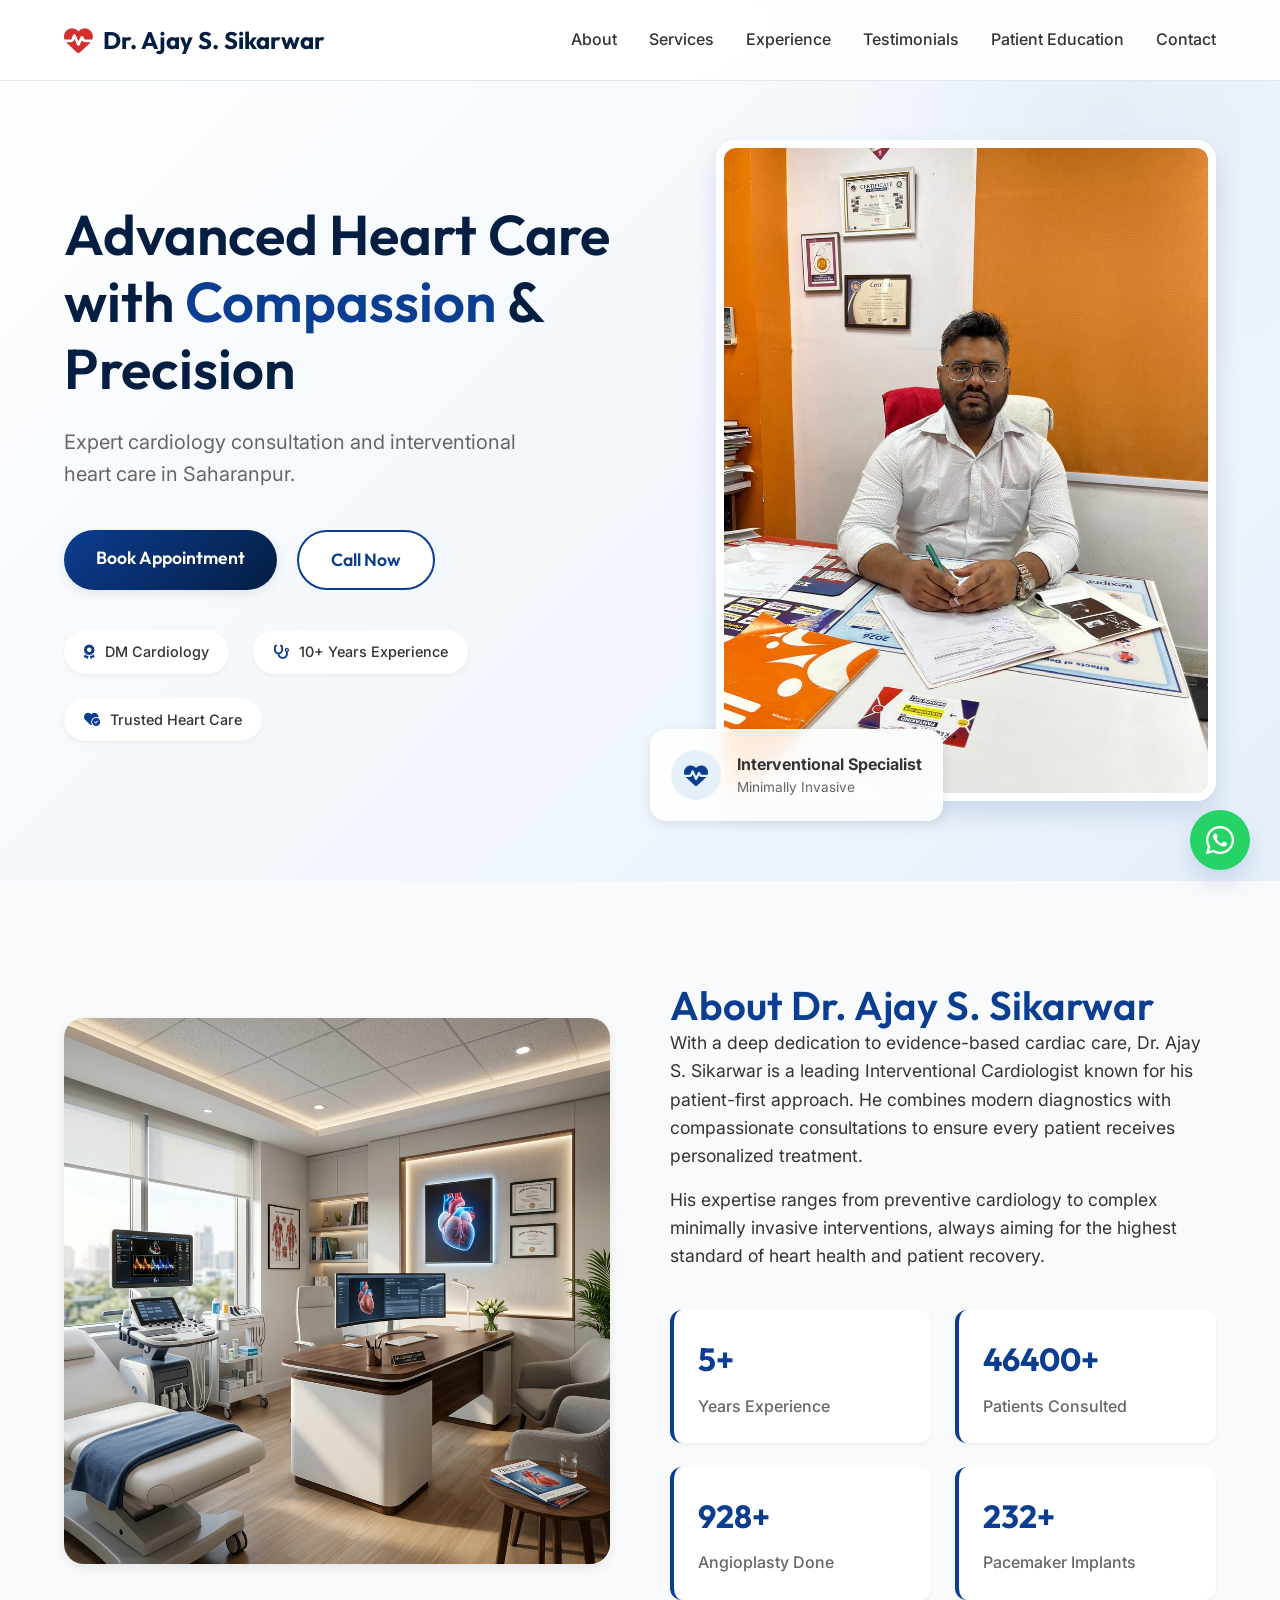
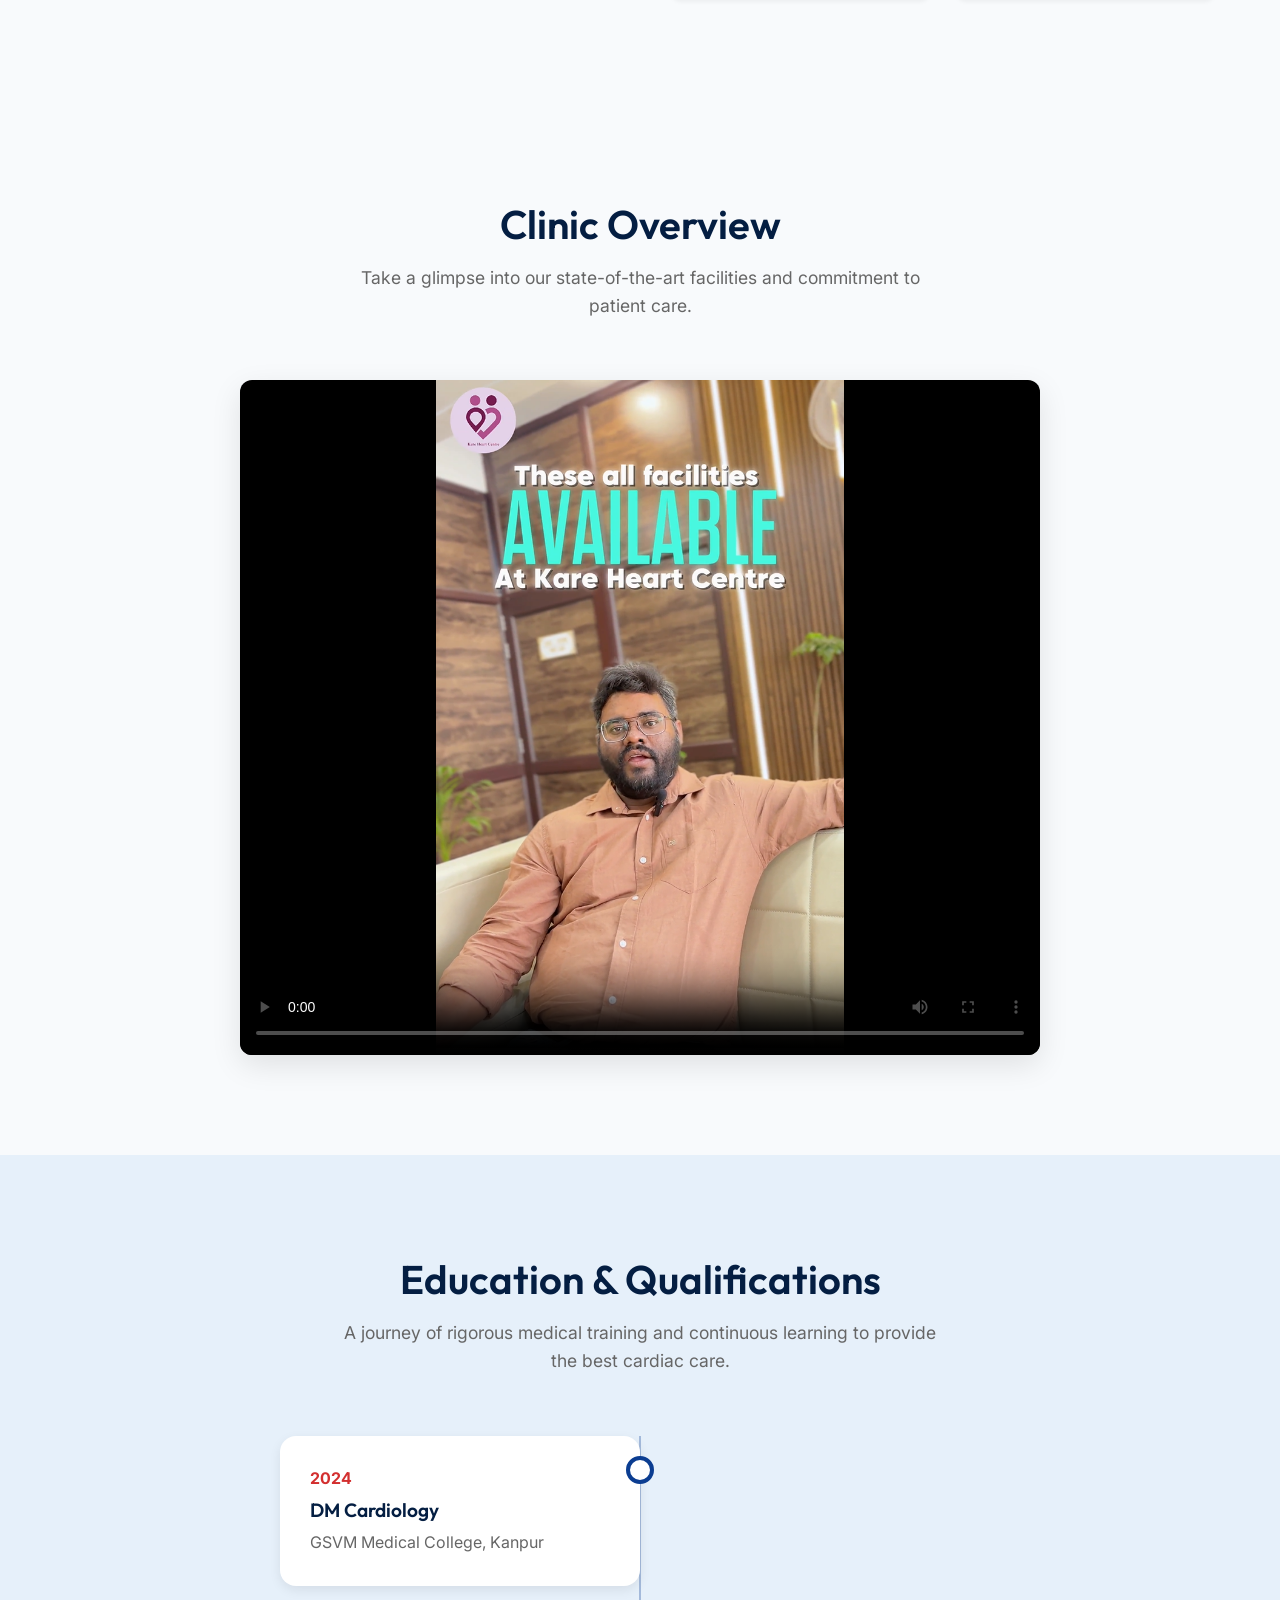
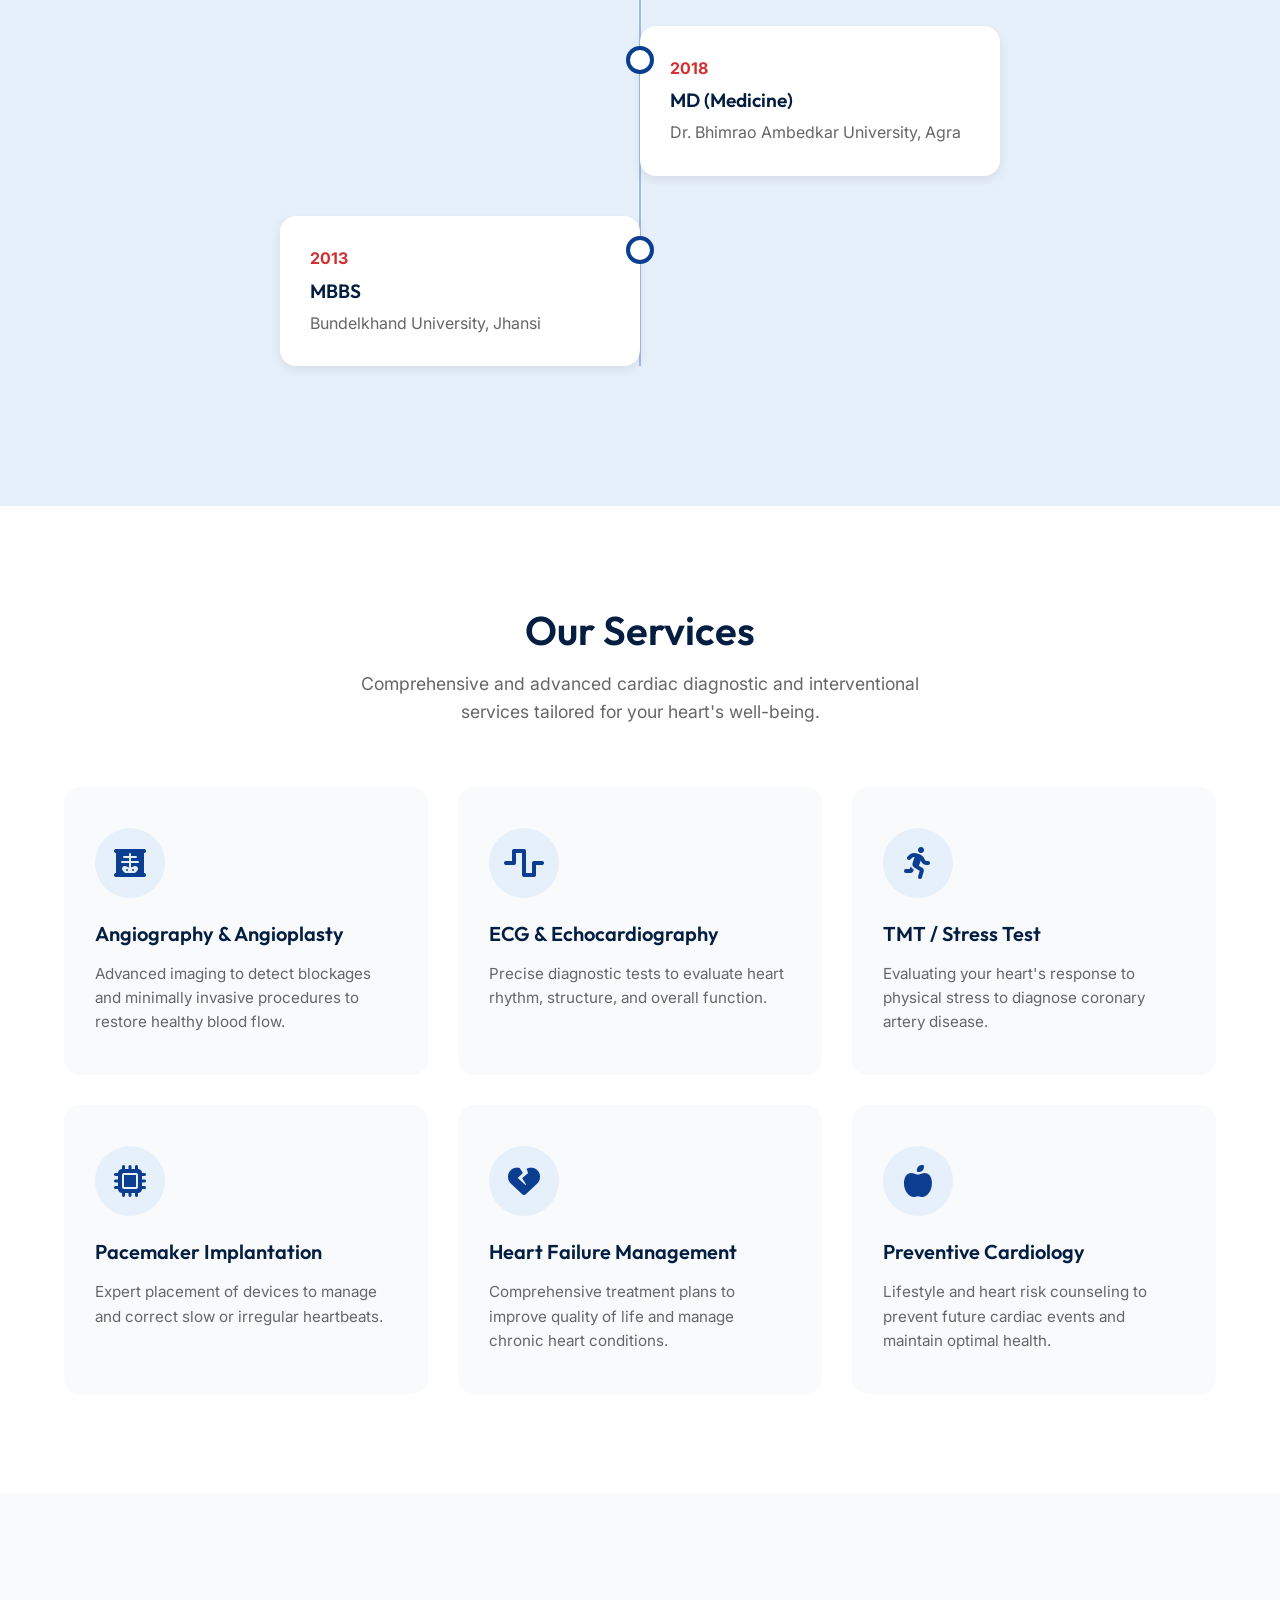
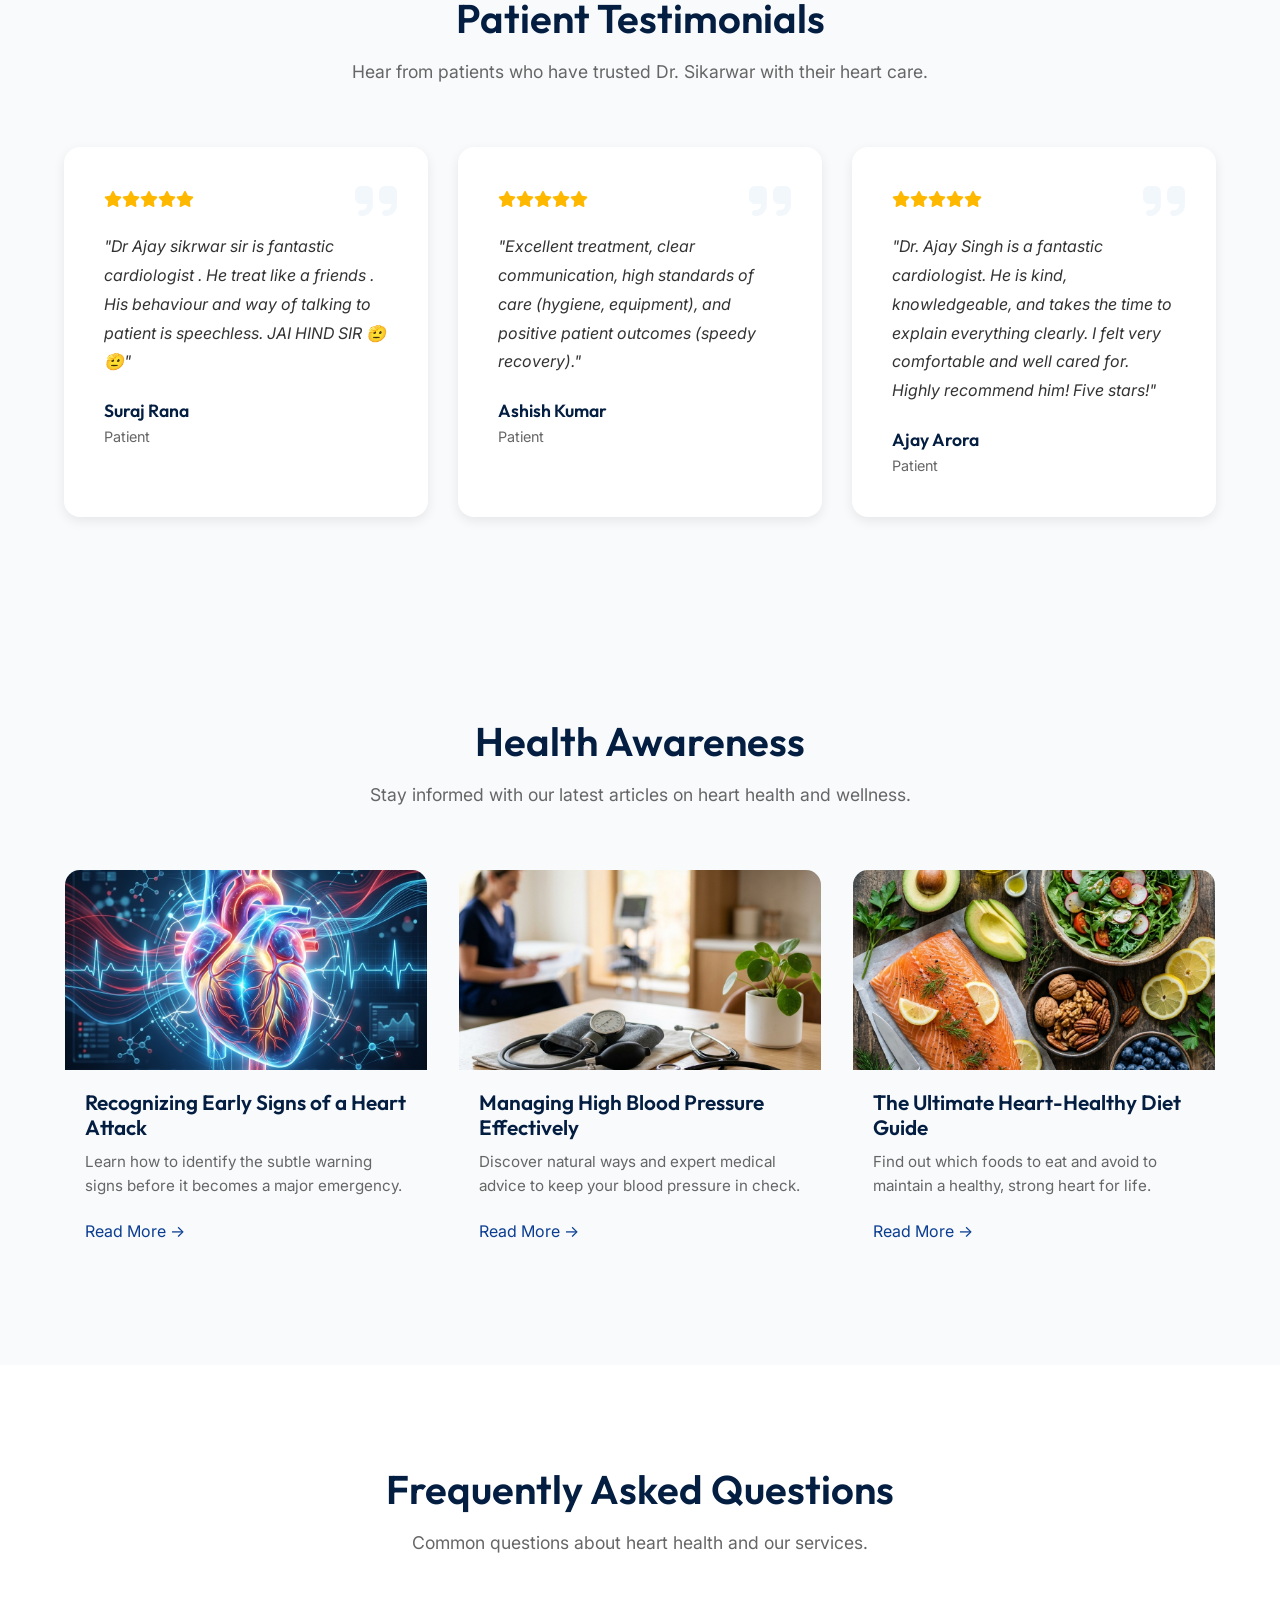
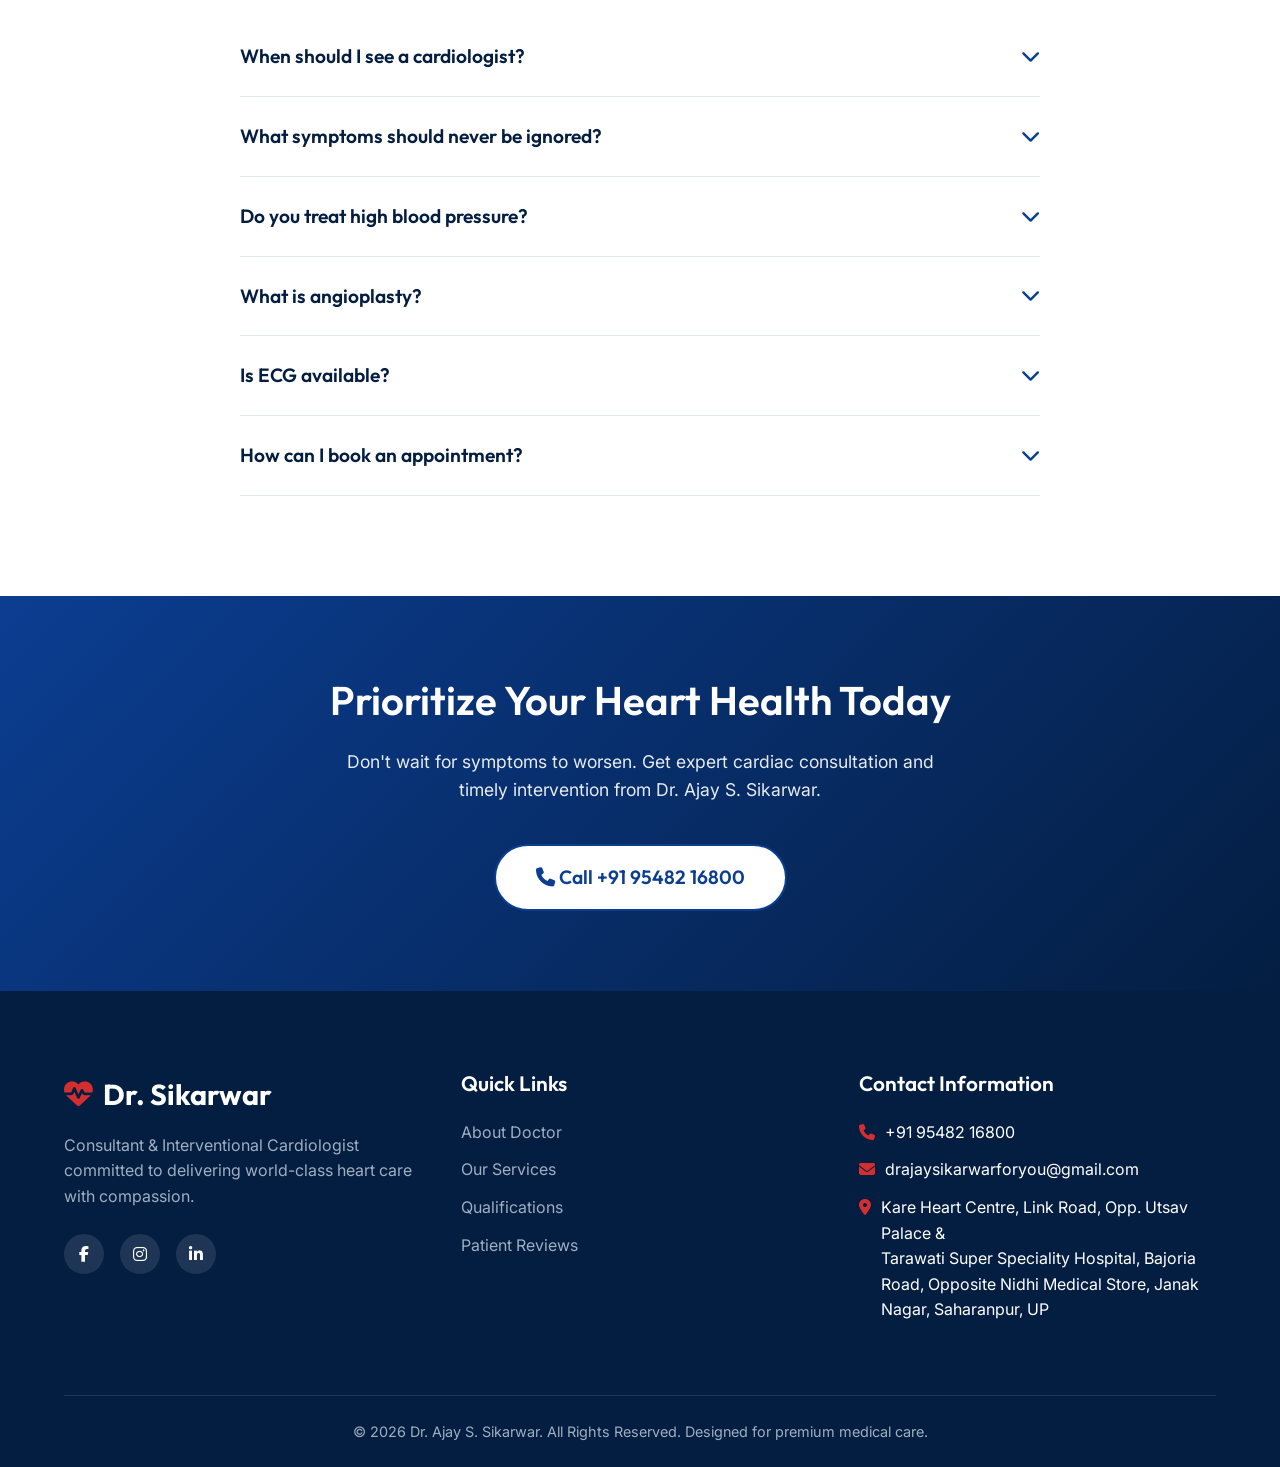
<file: index.html>
<!DOCTYPE html>
<html lang="en">
<head>
    <meta charset="UTF-8">
    <meta name="viewport" content="width=device-width, initial-scale=1.0">
    <title>Dr. Ajay S. Sikarwar | Best Cardiologist in Saharanpur</title>
    <meta name="description" content="Dr. Ajay S. Sikarwar is a top Consultant Cardiologist & Interventional Cardiologist in Saharanpur with 10+ years of experience. Expert in Angioplasty, Angiography & complete heart care.">
    <meta name="keywords" content="Best Cardiologist in Saharanpur, Heart Specialist in Saharanpur, Cardiologist near me, Interventional Cardiologist Saharanpur, Heart Doctor Saharanpur, Dr. Ajay S. Sikarwar", "Best Doctor in Saharanpur", 'Best Cardioloigist in West UP'>
    
    <!-- Open Graph for Social Media -->
    <meta property="og:title" content="Dr. Ajay S. Sikarwar | Advanced Cardiology">
    <meta property="og:description" content="Expert cardiology consultation and interventional heart care in Saharanpur.">
    <meta property="og:image" content="assets/portrait.png">
    <meta property="og:url" content="https://www.example-cardiologist-saharanpur.com">
    <meta property="og:type" content="website">
    <link rel="icon" type="image/svg+xml" href="assets/favicon.svg">

    <!-- Fonts -->
    <link rel="preconnect" href="https://fonts.googleapis.com">
    <link rel="preconnect" href="https://fonts.gstatic.com" crossorigin>
    <link href="https://fonts.googleapis.com/css2?family=Inter:wght@400;500;600&family=Outfit:wght@400;600;700&display=swap" rel="stylesheet">
    
    <!-- Icons -->
    <link rel="stylesheet" href="https://cdnjs.cloudflare.com/ajax/libs/font-awesome/6.4.0/css/all.min.css">
    
    <!-- Custom CSS -->
    <link rel="stylesheet" href="styles.css">

    <!-- Schema Markup -->
    <script type="application/ld+json">
    {
      "@context": "https://schema.org",
      "@type": "Physician",
      "name": "Dr. Ajay S. Sikarwar",
      "medicalSpecialty": "Cardiology",
      "address": {
        "@type": "PostalAddress",
        "streetAddress": "Bajoria Road, Opposite Nidhi Medical Store, Janak Nagar",
        "addressLocality": "Saharanpur",
        "addressRegion": "Uttar Pradesh",
        "addressCountry": "IN"
      },
      "telephone": "+91 95482 16800",
      "url": "https://www.example-cardiologist-saharanpur.com",
      "description": "Consultant Cardiologist & Interventional Cardiologist in Saharanpur."
    }
    </script>
</head>
<body>

    <!-- Header / Navbar -->
    <header>
        <div class="container nav-container">
            <a href="#" class="logo">
                <i class="fa-solid fa-heart-pulse"></i> Dr. Ajay S. Sikarwar
            </a>
            <nav class="nav-links">
                <a href="#about">About</a>
                <a href="#services">Services</a>
                <a href="#experience">Experience</a>
                <a href="#testimonials">Testimonials</a>
                <a href="#health-awareness">Patient Education</a>
                <a href="#contact" class="text-blue font-weight-bold">Contact</a>
            </nav>
            <button class="mobile-menu-btn">
                <i class="fa-solid fa-bars"></i>
            </button>
        </div>
    </header>

    <!-- Hero Section -->
    <section class="hero reveal">
        <div class="container hero-content">
            <div class="hero-text">
                <h1 class="hero-title">Advanced Heart Care with <span>Compassion</span> & Precision</h1>
                <p class="hero-subtitle">Expert cardiology consultation and interventional heart care in Saharanpur.</p>
                <div class="hero-actions">
                    <a href="tel:+919548216800" class="btn btn-primary">Book Appointment</a>
                    <a href="tel:+919548216800" class="btn btn-secondary">Call Now</a>
                </div>
                <div class="trust-badges">
                    <div class="badge"><i class="fa-solid fa-award"></i> DM Cardiology</div>
                    <div class="badge"><i class="fa-solid fa-stethoscope"></i> 10+ Years Experience</div>
                    <div class="badge"><i class="fa-solid fa-heart-circle-check"></i> Trusted Heart Care</div>
                </div>
            </div>
            <div class="hero-image">
                <img src="assets/portrait.png" alt="Dr. Ajay S. Sikarwar - Cardiologist">
                <div class="floating-card">
                    <div class="floating-icon">
                        <i class="fa-solid fa-heart-pulse"></i>
                    </div>
                    <div>
                        <strong>Interventional Specialist</strong>
                        <p style="font-size: 0.85rem; color: var(--text-muted);">Minimally Invasive</p>
                    </div>
                </div>
            </div>
        </div>
    </section>

    <!-- About Section -->
    <section id="about" class="section-padding reveal">
        <div class="container">
            <div class="about-content">
                <div class="about-image">
                    <img src="assets/room.png" alt="Modern Cardiac Consultation Room">
                </div>
                <div class="about-text">
                    <h2 class="text-blue mb-4" style="font-family: var(--font-heading); font-size: 2.5rem;">About Dr. Ajay S. Sikarwar</h2>
                    <p>With a deep dedication to evidence-based cardiac care, Dr. Ajay S. Sikarwar is a leading Interventional Cardiologist known for his patient-first approach. He combines modern diagnostics with compassionate consultations to ensure every patient receives personalized treatment.</p>
                    <p>His expertise ranges from preventive cardiology to complex minimally invasive interventions, always aiming for the highest standard of heart health and patient recovery.</p>
                    
                    <div class="about-stats">
                        <div class="stat-item">
                            <div class="stat-number" data-target="10">0+</div>
                            <div class="stat-label">Years Experience</div>
                        </div>
                        <div class="stat-item">
                            <div class="stat-number" data-target="100000">0+</div>
                            <div class="stat-label">Patients Consulted</div>
                        </div>
                        <div class="stat-item">
                            <div class="stat-number" data-target="2000">0+</div>
                            <div class="stat-label">Angioplasty Done</div>
                        </div>
                        <div class="stat-item">
                            <div class="stat-number" data-target="500">0+</div>
                            <div class="stat-label">Pacemaker Implants</div>
                        </div>
                    </div>
                </div>
            </div>
        </div>
    </section>

    <!-- Clinic Tour Video Section -->
    <section id="clinic-tour" class="section-padding reveal" style="background-color: var(--bg-gray);">
        <div class="container">
            <div class="section-title">
                <h2>Clinic Overview</h2>
                <p>Take a glimpse into our state-of-the-art facilities and commitment to patient care.</p>
            </div>
            
            <div class="video-container" style="width: 90vw; max-width: 800px; max-height: 75vh; margin: 0 auto; border-radius: 12px; overflow: hidden; box-shadow: 0 10px 30px rgba(0,0,0,0.1); position: relative; display: flex; justify-content: center; align-items: center; background: #000;">
                <video class="lazy-video" controls preload="none" poster="assets/compressed_video_thumbnail.png" style="display: block; max-width: 100%; max-height: 75vh; width: 100%; object-fit: contain;">
                    <source data-src="assets/compressed_video.mp4" type="video/mp4">
                    Your browser does not support the video tag.
                </video>
            </div>
        </div>
    </section>

    <!-- Qualifications Timeline -->
    <section id="experience" class="section-padding timeline-section reveal">
        <div class="container">
            <div class="section-title">
                <h2>Education & Qualifications</h2>
                <p>A journey of rigorous medical training and continuous learning to provide the best cardiac care.</p>
            </div>
            
            <div class="timeline">
                <div class="timeline-item reveal">
                    <div class="timeline-content">
                        <span class="timeline-year">2024</span>
                        <h3 class="timeline-title">DM Cardiology</h3>
                        <p class="timeline-inst">GSVM Medical College, Kanpur</p>
                    </div>
                </div>
                <div class="timeline-item reveal">
                    <div class="timeline-content">
                        <span class="timeline-year">2018</span>
                        <h3 class="timeline-title">MD (Medicine)</h3>
                        <p class="timeline-inst">Dr. Bhimrao Ambedkar University, Agra</p>
                    </div>
                </div>
                <div class="timeline-item reveal">
                    <div class="timeline-content">
                        <span class="timeline-year">2013</span>
                        <h3 class="timeline-title">MBBS</h3>
                        <p class="timeline-inst">Bundelkhand University, Jhansi</p>
                    </div>
                </div>
            </div>
        </div>
    </section>

    <!-- Services Section -->
    <section id="services" class="section-padding services-section reveal">
        <div class="container">
            <div class="section-title">
                <h2>Our Services</h2>
                <p>Comprehensive and advanced cardiac diagnostic and interventional services tailored for your heart's well-being.</p>
            </div>
            
            <div class="services-grid">
                <div class="service-card reveal">
                    <div class="service-icon"><i class="fa-solid fa-x-ray"></i></div>
                    <h3>Angiography & Angioplasty</h3>
                    <p>Advanced imaging to detect blockages and minimally invasive procedures to restore healthy blood flow.</p>
                </div>
                <div class="service-card reveal">
                    <div class="service-icon"><i class="fa-solid fa-wave-square"></i></div>
                    <h3>ECG & Echocardiography</h3>
                    <p>Precise diagnostic tests to evaluate heart rhythm, structure, and overall function.</p>
                </div>
                <div class="service-card reveal">
                    <div class="service-icon"><i class="fa-solid fa-person-running"></i></div>
                    <h3>TMT / Stress Test</h3>
                    <p>Evaluating your heart's response to physical stress to diagnose coronary artery disease.</p>
                </div>
                <div class="service-card reveal">
                    <div class="service-icon"><i class="fa-solid fa-microchip"></i></div>
                    <h3>Pacemaker Implantation</h3>
                    <p>Expert placement of devices to manage and correct slow or irregular heartbeats.</p>
                </div>
                <div class="service-card reveal">
                    <div class="service-icon"><i class="fa-solid fa-heart-crack"></i></div>
                    <h3>Heart Failure Management</h3>
                    <p>Comprehensive treatment plans to improve quality of life and manage chronic heart conditions.</p>
                </div>
                <div class="service-card reveal">
                    <div class="service-icon"><i class="fa-solid fa-apple-whole"></i></div>
                    <h3>Preventive Cardiology</h3>
                    <p>Lifestyle and heart risk counseling to prevent future cardiac events and maintain optimal health.</p>
                </div>
            </div>
        </div>
    </section>

    <!-- Testimonials -->
    <section id="testimonials" class="section-padding reveal" style="background-color: var(--bg-gray);">
        <div class="container">
            <div class="section-title">
                <h2>Patient Testimonials</h2>
                <p>Hear from patients who have trusted Dr. Sikarwar with their heart care.</p>
            </div>
            
            <div class="testimonials-grid">
                <div class="testimonial-card reveal">
                    <i class="fa-solid fa-quote-right quote-icon"></i>
                    <div class="stars">
                        <i class="fa-solid fa-star"></i><i class="fa-solid fa-star"></i><i class="fa-solid fa-star"></i><i class="fa-solid fa-star"></i><i class="fa-solid fa-star"></i>
                    </div>
                    <p class="testimonial-text">"Dr Ajay sikrwar sir is fantastic cardiologist . He treat like a friends . His behaviour and way of talking to patient is speechless.

JAI HIND SIR 🫡🫡"</p>
                    <div class="patient-info">
                        <h4>Suraj Rana</h4>
                        <p>Patient</p>
                    </div>
                </div>
                <div class="testimonial-card reveal">
                    <i class="fa-solid fa-quote-right quote-icon"></i>
                    <div class="stars">
                        <i class="fa-solid fa-star"></i><i class="fa-solid fa-star"></i><i class="fa-solid fa-star"></i><i class="fa-solid fa-star"></i><i class="fa-solid fa-star"></i>
                    </div>
                    <p class="testimonial-text">"Excellent treatment, clear communication, high standards of care (hygiene, equipment), and positive patient outcomes (speedy recovery)."</p>
                    <div class="patient-info">
                        <h4>Ashish Kumar</h4>
                        <p>Patient</p>
                    </div>
                </div>
                <div class="testimonial-card reveal">
                    <i class="fa-solid fa-quote-right quote-icon"></i>
                    <div class="stars">
                        <i class="fa-solid fa-star"></i><i class="fa-solid fa-star"></i><i class="fa-solid fa-star"></i><i class="fa-solid fa-star"></i><i class="fa-solid fa-star"></i>
                    </div>
                    <p class="testimonial-text">"Dr. Ajay Singh is a fantastic cardiologist. He is kind, knowledgeable, and takes the time to explain everything clearly. I felt very comfortable and well cared for. Highly recommend him! Five stars!"</p>
                    <div class="patient-info">
                        <h4>Ajay Arora</h4>
                        <p>Patient</p>
                    </div>
                </div>
            </div>
        </div>
    </section>

    <!-- Health Awareness Section -->
    <section id="health-awareness" class="section-padding reveal">
        <div class="container">
            <div class="section-title">
                <h2>Health Awareness</h2>
                <p>Stay informed with our latest articles on heart health and wellness.</p>
            </div>
            
            <div class="services-grid" style="grid-template-columns: repeat(auto-fit, minmax(300px, 1fr)); gap: 30px;">
                <!-- Blog 1 -->
                <div class="service-card reveal" style="padding: 0; overflow: hidden; text-align: left; display: flex; flex-direction: column;">
                    <img src="assets/blog_heart_attack.png" alt="Heart Attack Signs" style="width: 100%; height: 200px; object-fit: cover;">
                    <div style="padding: 20px; flex-grow: 1; display: flex; flex-direction: column;">
                        <h3 style="margin-bottom: 10px; font-size: 1.3rem;">Recognizing Early Signs of a Heart Attack</h3>
                        <p style="margin-bottom: 20px; color: var(--text-muted); font-size: 0.95rem;">Learn how to identify the subtle warning signs before it becomes a major emergency.</p>
                        <a href="heart-attack-signs.html" class="text-blue font-weight-bold" style="margin-top: auto; text-decoration: none;">Read More &rarr;</a>
                    </div>
                </div>
                
                <!-- Blog 2 -->
                <div class="service-card reveal" style="padding: 0; overflow: hidden; text-align: left; display: flex; flex-direction: column;">
                    <img src="assets/blog_hypertension.png" alt="Hypertension Management" style="width: 100%; height: 200px; object-fit: cover;">
                    <div style="padding: 20px; flex-grow: 1; display: flex; flex-direction: column;">
                        <h3 style="margin-bottom: 10px; font-size: 1.3rem;">Managing High Blood Pressure Effectively</h3>
                        <p style="margin-bottom: 20px; color: var(--text-muted); font-size: 0.95rem;">Discover natural ways and expert medical advice to keep your blood pressure in check.</p>
                        <a href="managing-hypertension.html" class="text-blue font-weight-bold" style="margin-top: auto; text-decoration: none;">Read More &rarr;</a>
                    </div>
                </div>

                <!-- Blog 3 -->
                <div class="service-card reveal" style="padding: 0; overflow: hidden; text-align: left; display: flex; flex-direction: column;">
                    <img src="assets/blog_healthy_diet.png" alt="Heart Healthy Diet" style="width: 100%; height: 200px; object-fit: cover;">
                    <div style="padding: 20px; flex-grow: 1; display: flex; flex-direction: column;">
                        <h3 style="margin-bottom: 10px; font-size: 1.3rem;">The Ultimate Heart-Healthy Diet Guide</h3>
                        <p style="margin-bottom: 20px; color: var(--text-muted); font-size: 0.95rem;">Find out which foods to eat and avoid to maintain a healthy, strong heart for life.</p>
                        <a href="heart-healthy-diet.html" class="text-blue font-weight-bold" style="margin-top: auto; text-decoration: none;">Read More &rarr;</a>
                    </div>
                </div>
            </div>
        </div>
    </section>

    <!-- FAQ Section -->
    <section class="section-padding faq-section reveal">
        <div class="container">
            <div class="section-title">
                <h2>Frequently Asked Questions</h2>
                <p>Common questions about heart health and our services.</p>
            </div>
            
            <div class="faq-container">
                <div class="faq-item">
                    <div class="faq-question">
                        When should I see a cardiologist? <i class="fa-solid fa-chevron-down"></i>
                    </div>
                    <div class="faq-answer">
                        <p>You should consult a cardiologist if you experience symptoms like chest pain, shortness of breath, dizzy spells, or irregular heartbeats. It is also advised if you have risk factors like high blood pressure, diabetes, high cholesterol, or a family history of heart disease.</p>
                    </div>
                </div>
                <div class="faq-item">
                    <div class="faq-question">
                        What symptoms should never be ignored? <i class="fa-solid fa-chevron-down"></i>
                    </div>
                    <div class="faq-answer">
                        <p>Never ignore sudden or severe chest pain, pain radiating to the arm or jaw, extreme shortness of breath, unexplained fainting, or sudden rapid heart palpitations. These could be signs of a medical emergency requiring immediate attention.</p>
                    </div>
                </div>
                <div class="faq-item">
                    <div class="faq-question">
                        Do you treat high blood pressure? <i class="fa-solid fa-chevron-down"></i>
                    </div>
                    <div class="faq-answer">
                        <p>Yes, comprehensive management of hypertension (high blood pressure) is provided, including medication optimization, lifestyle counseling, and monitoring to prevent long-term cardiac damage.</p>
                    </div>
                </div>
                <div class="faq-item">
                    <div class="faq-question">
                        What is angioplasty? <i class="fa-solid fa-chevron-down"></i>
                    </div>
                    <div class="faq-answer">
                        <p>Angioplasty is a minimally invasive procedure used to open clogged heart arteries. A small balloon is temporarily inflated where your artery is clogged to help widen it, often combined with the permanent placement of a small wire mesh tube called a stent to help prop the artery open.</p>
                    </div>
                </div>
                <div class="faq-item">
                    <div class="faq-question">
                        Is ECG available? <i class="fa-solid fa-chevron-down"></i>
                    </div>
                    <div class="faq-answer">
                        <p>Yes, we provide complete diagnostic services including ECG, Echocardiography, TMT, and Holter Monitoring using state-of-the-art equipment.</p>
                    </div>
                </div>
                <div class="faq-item">
                    <div class="faq-question">
                        How can I book an appointment? <i class="fa-solid fa-chevron-down"></i>
                    </div>
                    <div class="faq-answer">
                        <p>You can easily book an appointment by calling us directly at +91 95482 16800 or by using the WhatsApp button on this website.</p>
                    </div>
                </div>
            </div>
        </div>
    </section>

    <!-- Appointment CTA -->
    <section class="cta-section reveal">
        <div class="container">
            <h2>Prioritize Your Heart Health Today</h2>
            <p>Don't wait for symptoms to worsen. Get expert cardiac consultation and timely intervention from Dr. Ajay S. Sikarwar.</p>
            <a href="tel:+919548216800" class="btn btn-secondary" style="font-size: 1.2rem; padding: 16px 40px;">
                <i class="fa-solid fa-phone"></i> Call +91 95482 16800
            </a>
        </div>
    </section>

    <!-- Footer -->
    <footer id="contact">
        <div class="container">
            <div class="footer-grid">
                <div class="footer-col">
                    <div class="footer-logo">
                        <i class="fa-solid fa-heart-pulse"></i> Dr. Sikarwar
                    </div>
                    <p>Consultant & Interventional Cardiologist committed to delivering world-class heart care with compassion.</p>
                    <div class="social-links">
                        <a href="https://facebook.com/ajaysingh.sikarwar" target="_blank"><i class="fa-brands fa-facebook-f"></i></a>
                        <a href="https://instagram.com/drajaysikarwar" target="_blank"><i class="fa-brands fa-instagram"></i></a>
                        <a href="https://linkedin.com/in/ajay-singh-sikarwar-587a23371/" target="_blank"><i class="fa-brands fa-linkedin-in"></i></a>
                    </div>
                </div>
                
                <div class="footer-col">
                    <h3>Quick Links</h3>
                    <ul class="footer-links">
                        <li><a href="#about">About Doctor</a></li>
                        <li><a href="#services">Our Services</a></li>
                        <li><a href="#experience">Qualifications</a></li>
                        <li><a href="#testimonials">Patient Reviews</a></li>
                    </ul>
                </div>
                
                <div class="footer-col">
                    <h3>Contact Information</h3>
                    <ul class="footer-links">
                        <li style="display: flex; gap: 10px;">
                            <i class="fa-solid fa-phone" style="margin-top: 4px; color: var(--accent-red);"></i>
                            <span>+91 95482 16800</span>
                        </li>
                        <li style="display: flex; gap: 10px;">
                            <i class="fa-solid fa-envelope" style="margin-top: 4px; color: var(--accent-red);"></i>
                            <span>drajaysikarwarforyou@gmail.com</span>
                        </li>
                        <li style="display: flex; gap: 10px;">
                            <i class="fa-solid fa-location-dot" style="margin-top: 4px; color: var(--accent-red);"></i>
                            <span>Kare Heart Centre, Link Road, Opp. Utsav Palace & <br>Tarawati Super Speciality Hospital, Bajoria Road, Opposite Nidhi Medical Store, Janak Nagar, Saharanpur, UP</span>
                        </li>
                    </ul>
                </div>
            </div>
            
            <div class="footer-bottom">
                <p>&copy; 2026 Dr. Ajay S. Sikarwar. All Rights Reserved. Designed for premium medical care.</p>
            </div>
        </div>
    </footer>

    <!-- Floating WhatsApp -->
    <a href="https://wa.me/919548216800" class="floating-whatsapp" target="_blank" rel="noopener noreferrer">
        <i class="fa-brands fa-whatsapp"></i>
    </a>

    <!-- Scripts -->
    <script src="script.js"></script>
</body>
</html>
</file>
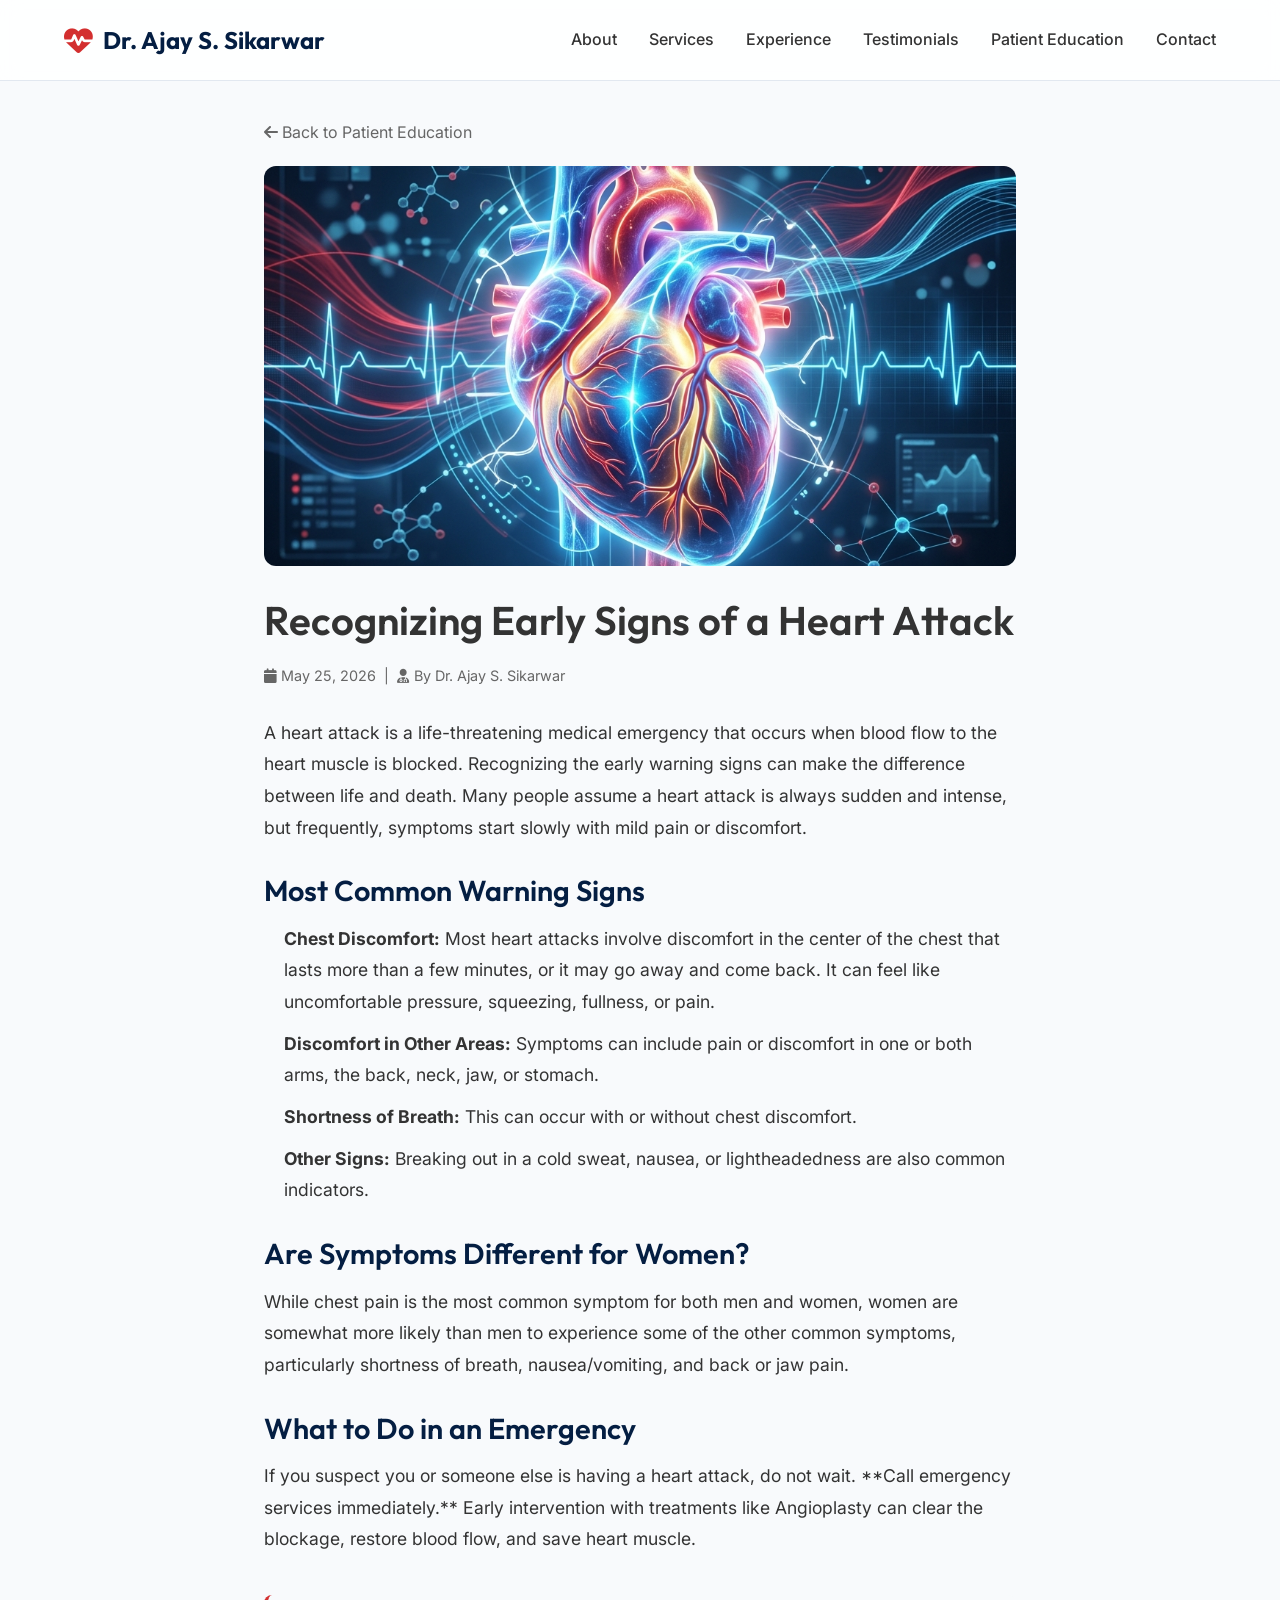
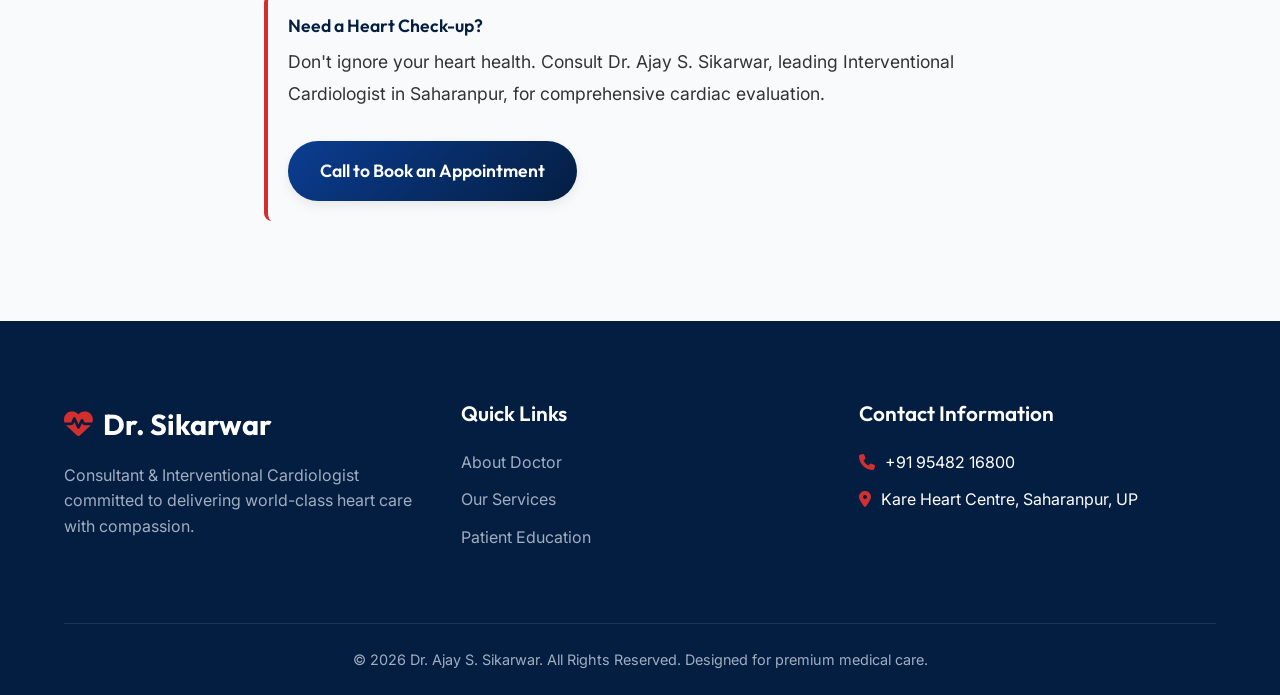
<file: heart-attack-signs.html>
<!DOCTYPE html>
<html lang="en">
<head>
    <meta charset="UTF-8">
    <meta name="viewport" content="width=device-width, initial-scale=1.0">
    <title>Recognizing Early Signs of a Heart Attack | Dr. Ajay S. Sikarwar</title>
    <meta name="description" content="Learn the early warning signs of a heart attack and what to do in a cardiac emergency. Insights from top cardiologist Dr. Ajay S. Sikarwar in Saharanpur.">
    <meta name="keywords" content="Heart attack symptoms, early warning signs of heart attack, Saharanpur cardiologist, chest pain, Dr. Ajay S. Sikarwar">
    
    <link rel="icon" type="image/svg+xml" href="assets/favicon.svg">
    <link rel="preconnect" href="https://fonts.googleapis.com">
    <link rel="preconnect" href="https://fonts.gstatic.com" crossorigin>
    <link href="https://fonts.googleapis.com/css2?family=Inter:wght@400;500;600&family=Outfit:wght@400;600;700&display=swap" rel="stylesheet">
    <link rel="stylesheet" href="https://cdnjs.cloudflare.com/ajax/libs/font-awesome/6.4.0/css/all.min.css">
    <link rel="stylesheet" href="styles.css">
</head>
<body>
    <!-- Header -->
    <header class="scrolled">
        <div class="container nav-container">
            <a href="index.html" class="logo">
                <i class="fa-solid fa-heart-pulse"></i> Dr. Ajay S. Sikarwar
            </a>
            <nav class="nav-links">
                <a href="index.html#about">About</a>
                <a href="index.html#services">Services</a>
                <a href="index.html#experience">Experience</a>
                <a href="index.html#testimonials">Testimonials</a>
                <a href="index.html#health-awareness">Patient Education</a>
                <a href="index.html#contact" class="text-blue font-weight-bold">Contact</a>
            </nav>
            <button class="mobile-menu-btn">
                <i class="fa-solid fa-bars"></i>
            </button>
        </div>
    </header>

    <!-- Blog Content -->
    <section class="section-padding" style="margin-top: 80px; padding-top: 40px;">
        <div class="container" style="max-width: 800px;">
            <a href="index.html#health-awareness" style="color: var(--text-muted); text-decoration: none; display: inline-block; margin-bottom: 20px;">
                <i class="fa-solid fa-arrow-left"></i> Back to Patient Education
            </a>
            <article>
                <img src="assets/blog_heart_attack.png" alt="Heart Attack Signs" style="width: 100%; border-radius: 12px; margin-bottom: 30px; object-fit: cover; max-height: 400px;">
                
                <h1 style="font-size: 2.5rem; color: var(--text-dark); margin-bottom: 20px; font-family: var(--font-heading);">Recognizing Early Signs of a Heart Attack</h1>
                
                <div style="color: var(--text-muted); margin-bottom: 30px; font-size: 0.9rem;">
                    <span><i class="fa-solid fa-calendar"></i> May 25, 2026</span> &nbsp;|&nbsp;
                    <span><i class="fa-solid fa-user-doctor"></i> By Dr. Ajay S. Sikarwar</span>
                </div>

                <div class="blog-text" style="font-size: 1.1rem; line-height: 1.8; color: var(--text-dark);">
                    <p style="margin-bottom: 20px;">A heart attack is a life-threatening medical emergency that occurs when blood flow to the heart muscle is blocked. Recognizing the early warning signs can make the difference between life and death. Many people assume a heart attack is always sudden and intense, but frequently, symptoms start slowly with mild pain or discomfort.</p>

                    <h2 style="font-size: 1.8rem; margin: 30px 0 15px;">Most Common Warning Signs</h2>
                    <ul style="margin-bottom: 20px; padding-left: 20px;">
                        <li style="margin-bottom: 10px;"><strong>Chest Discomfort:</strong> Most heart attacks involve discomfort in the center of the chest that lasts more than a few minutes, or it may go away and come back. It can feel like uncomfortable pressure, squeezing, fullness, or pain.</li>
                        <li style="margin-bottom: 10px;"><strong>Discomfort in Other Areas:</strong> Symptoms can include pain or discomfort in one or both arms, the back, neck, jaw, or stomach.</li>
                        <li style="margin-bottom: 10px;"><strong>Shortness of Breath:</strong> This can occur with or without chest discomfort.</li>
                        <li style="margin-bottom: 10px;"><strong>Other Signs:</strong> Breaking out in a cold sweat, nausea, or lightheadedness are also common indicators.</li>
                    </ul>

                    <h2 style="font-size: 1.8rem; margin: 30px 0 15px;">Are Symptoms Different for Women?</h2>
                    <p style="margin-bottom: 20px;">While chest pain is the most common symptom for both men and women, women are somewhat more likely than men to experience some of the other common symptoms, particularly shortness of breath, nausea/vomiting, and back or jaw pain.</p>

                    <h2 style="font-size: 1.8rem; margin: 30px 0 15px;">What to Do in an Emergency</h2>
                    <p style="margin-bottom: 20px;">If you suspect you or someone else is having a heart attack, do not wait. **Call emergency services immediately.** Early intervention with treatments like Angioplasty can clear the blockage, restore blood flow, and save heart muscle.</p>

                    <div style="background-color: var(--bg-gray); padding: 20px; border-radius: 8px; border-left: 4px solid var(--accent-red); margin-top: 40px;">
                        <h4 style="margin-bottom: 10px;">Need a Heart Check-up?</h4>
                        <p style="margin-bottom: 0;">Don't ignore your heart health. Consult Dr. Ajay S. Sikarwar, leading Interventional Cardiologist in Saharanpur, for comprehensive cardiac evaluation.</p>
                        <br>
                        <a href="tel:+919548216800" class="btn btn-primary" style="display: inline-block;">Call to Book an Appointment</a>
                    </div>
                </div>
            </article>
        </div>
    </section>

    <!-- Footer -->
    <footer id="contact">
        <div class="container">
            <div class="footer-grid">
                <div class="footer-col">
                    <div class="footer-logo">
                        <i class="fa-solid fa-heart-pulse"></i> Dr. Sikarwar
                    </div>
                    <p>Consultant & Interventional Cardiologist committed to delivering world-class heart care with compassion.</p>
                </div>
                
                <div class="footer-col">
                    <h3>Quick Links</h3>
                    <ul class="footer-links">
                        <li><a href="index.html#about">About Doctor</a></li>
                        <li><a href="index.html#services">Our Services</a></li>
                        <li><a href="index.html#health-awareness">Patient Education</a></li>
                    </ul>
                </div>
                
                <div class="footer-col">
                    <h3>Contact Information</h3>
                    <ul class="footer-links">
                        <li style="display: flex; gap: 10px;">
                            <i class="fa-solid fa-phone" style="margin-top: 4px; color: var(--accent-red);"></i>
                            <span>+91 95482 16800</span>
                        </li>
                        <li style="display: flex; gap: 10px;">
                            <i class="fa-solid fa-location-dot" style="margin-top: 4px; color: var(--accent-red);"></i>
                            <span>Kare Heart Centre, Saharanpur, UP</span>
                        </li>
                    </ul>
                </div>
            </div>
            
            <div class="footer-bottom">
                <p>&copy; 2026 Dr. Ajay S. Sikarwar. All Rights Reserved. Designed for premium medical care.</p>
            </div>
        </div>
    </footer>

    <!-- Scripts -->
    <script src="script.js"></script>
</body>
</html>
</file>
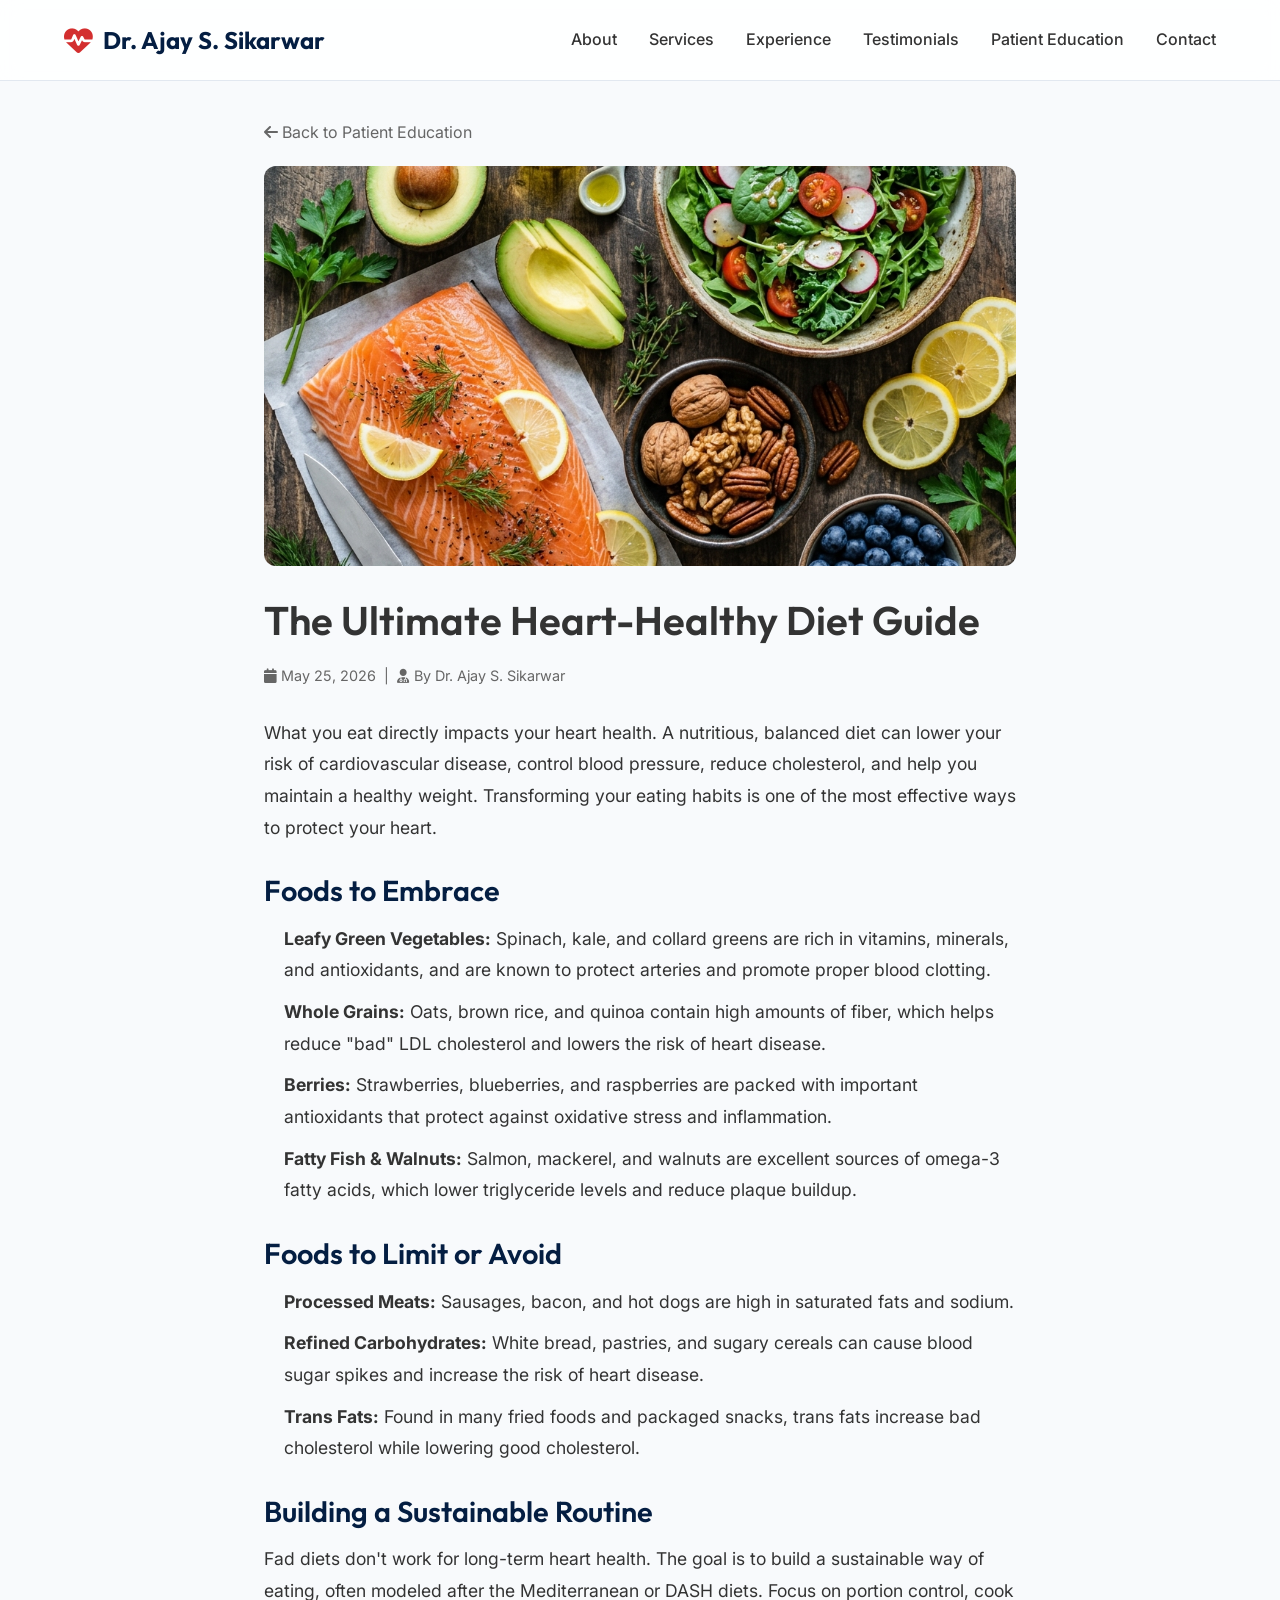
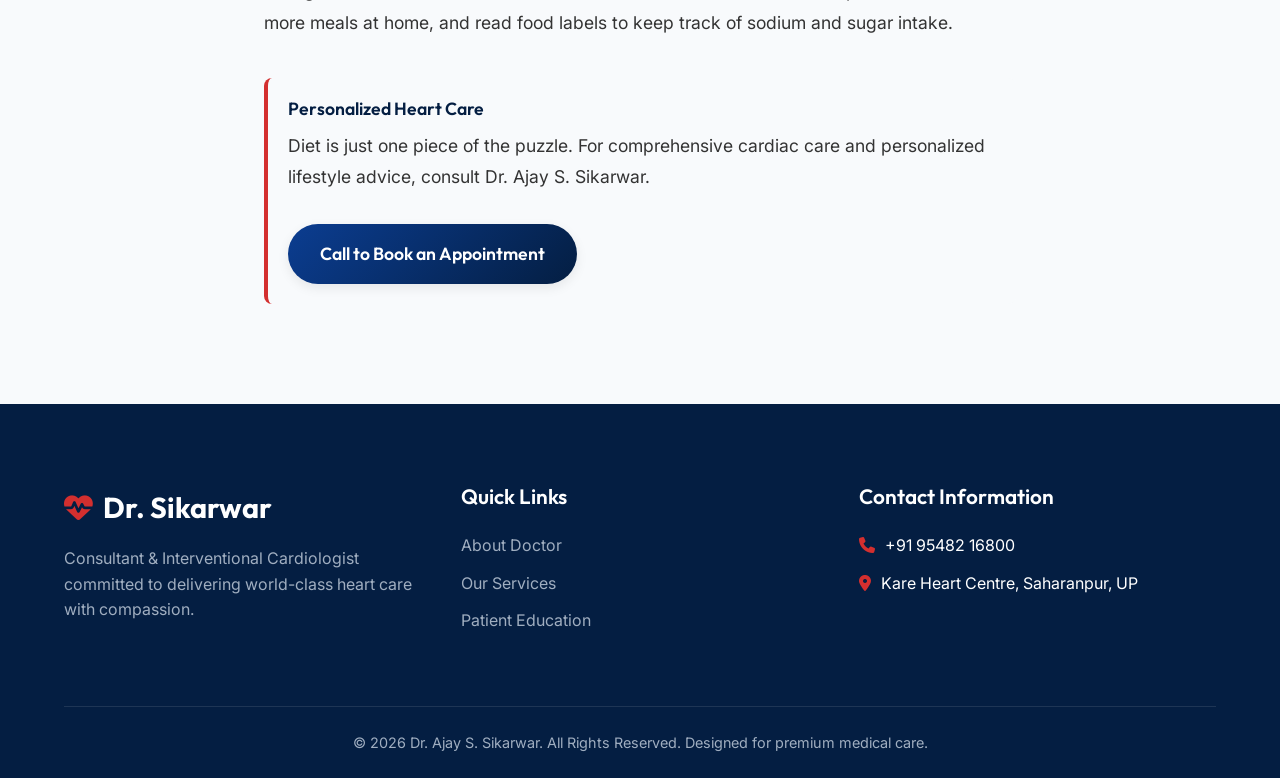
<file: heart-healthy-diet.html>
<!DOCTYPE html>
<html lang="en">
<head>
    <meta charset="UTF-8">
    <meta name="viewport" content="width=device-width, initial-scale=1.0">
    <title>The Ultimate Heart-Healthy Diet Guide | Dr. Ajay S. Sikarwar</title>
    <meta name="description" content="Find out which foods to eat and avoid to maintain a healthy, strong heart for life. Nutrition tips from a top Saharanpur cardiologist.">
    <meta name="keywords" content="Heart healthy foods, cardiology diet plan, prevent heart disease, best cardiologist in Saharanpur, Dr. Ajay S. Sikarwar">
    
    <link rel="icon" type="image/svg+xml" href="assets/favicon.svg">
    <link rel="preconnect" href="https://fonts.googleapis.com">
    <link rel="preconnect" href="https://fonts.gstatic.com" crossorigin>
    <link href="https://fonts.googleapis.com/css2?family=Inter:wght@400;500;600&family=Outfit:wght@400;600;700&display=swap" rel="stylesheet">
    <link rel="stylesheet" href="https://cdnjs.cloudflare.com/ajax/libs/font-awesome/6.4.0/css/all.min.css">
    <link rel="stylesheet" href="styles.css">
</head>
<body>
    <!-- Header -->
    <header class="scrolled">
        <div class="container nav-container">
            <a href="index.html" class="logo">
                <i class="fa-solid fa-heart-pulse"></i> Dr. Ajay S. Sikarwar
            </a>
            <nav class="nav-links">
                <a href="index.html#about">About</a>
                <a href="index.html#services">Services</a>
                <a href="index.html#experience">Experience</a>
                <a href="index.html#testimonials">Testimonials</a>
                <a href="index.html#health-awareness">Patient Education</a>
                <a href="index.html#contact" class="text-blue font-weight-bold">Contact</a>
            </nav>
            <button class="mobile-menu-btn">
                <i class="fa-solid fa-bars"></i>
            </button>
        </div>
    </header>

    <!-- Blog Content -->
    <section class="section-padding" style="margin-top: 80px; padding-top: 40px;">
        <div class="container" style="max-width: 800px;">
            <a href="index.html#health-awareness" style="color: var(--text-muted); text-decoration: none; display: inline-block; margin-bottom: 20px;">
                <i class="fa-solid fa-arrow-left"></i> Back to Patient Education
            </a>
            <article>
                <img src="assets/blog_healthy_diet.png" alt="Heart Healthy Diet" style="width: 100%; border-radius: 12px; margin-bottom: 30px; object-fit: cover; max-height: 400px;">
                
                <h1 style="font-size: 2.5rem; color: var(--text-dark); margin-bottom: 20px; font-family: var(--font-heading);">The Ultimate Heart-Healthy Diet Guide</h1>
                
                <div style="color: var(--text-muted); margin-bottom: 30px; font-size: 0.9rem;">
                    <span><i class="fa-solid fa-calendar"></i> May 25, 2026</span> &nbsp;|&nbsp;
                    <span><i class="fa-solid fa-user-doctor"></i> By Dr. Ajay S. Sikarwar</span>
                </div>

                <div class="blog-text" style="font-size: 1.1rem; line-height: 1.8; color: var(--text-dark);">
                    <p style="margin-bottom: 20px;">What you eat directly impacts your heart health. A nutritious, balanced diet can lower your risk of cardiovascular disease, control blood pressure, reduce cholesterol, and help you maintain a healthy weight. Transforming your eating habits is one of the most effective ways to protect your heart.</p>

                    <h2 style="font-size: 1.8rem; margin: 30px 0 15px;">Foods to Embrace</h2>
                    <ul style="margin-bottom: 20px; padding-left: 20px;">
                        <li style="margin-bottom: 10px;"><strong>Leafy Green Vegetables:</strong> Spinach, kale, and collard greens are rich in vitamins, minerals, and antioxidants, and are known to protect arteries and promote proper blood clotting.</li>
                        <li style="margin-bottom: 10px;"><strong>Whole Grains:</strong> Oats, brown rice, and quinoa contain high amounts of fiber, which helps reduce "bad" LDL cholesterol and lowers the risk of heart disease.</li>
                        <li style="margin-bottom: 10px;"><strong>Berries:</strong> Strawberries, blueberries, and raspberries are packed with important antioxidants that protect against oxidative stress and inflammation.</li>
                        <li style="margin-bottom: 10px;"><strong>Fatty Fish & Walnuts:</strong> Salmon, mackerel, and walnuts are excellent sources of omega-3 fatty acids, which lower triglyceride levels and reduce plaque buildup.</li>
                    </ul>

                    <h2 style="font-size: 1.8rem; margin: 30px 0 15px;">Foods to Limit or Avoid</h2>
                    <ul style="margin-bottom: 20px; padding-left: 20px;">
                        <li style="margin-bottom: 10px;"><strong>Processed Meats:</strong> Sausages, bacon, and hot dogs are high in saturated fats and sodium.</li>
                        <li style="margin-bottom: 10px;"><strong>Refined Carbohydrates:</strong> White bread, pastries, and sugary cereals can cause blood sugar spikes and increase the risk of heart disease.</li>
                        <li style="margin-bottom: 10px;"><strong>Trans Fats:</strong> Found in many fried foods and packaged snacks, trans fats increase bad cholesterol while lowering good cholesterol.</li>
                    </ul>

                    <h2 style="font-size: 1.8rem; margin: 30px 0 15px;">Building a Sustainable Routine</h2>
                    <p style="margin-bottom: 20px;">Fad diets don't work for long-term heart health. The goal is to build a sustainable way of eating, often modeled after the Mediterranean or DASH diets. Focus on portion control, cook more meals at home, and read food labels to keep track of sodium and sugar intake.</p>

                    <div style="background-color: var(--bg-gray); padding: 20px; border-radius: 8px; border-left: 4px solid var(--accent-red); margin-top: 40px;">
                        <h4 style="margin-bottom: 10px;">Personalized Heart Care</h4>
                        <p style="margin-bottom: 0;">Diet is just one piece of the puzzle. For comprehensive cardiac care and personalized lifestyle advice, consult Dr. Ajay S. Sikarwar.</p>
                        <br>
                        <a href="tel:+919548216800" class="btn btn-primary" style="display: inline-block;">Call to Book an Appointment</a>
                    </div>
                </div>
            </article>
        </div>
    </section>

    <!-- Footer -->
    <footer id="contact">
        <div class="container">
            <div class="footer-grid">
                <div class="footer-col">
                    <div class="footer-logo">
                        <i class="fa-solid fa-heart-pulse"></i> Dr. Sikarwar
                    </div>
                    <p>Consultant & Interventional Cardiologist committed to delivering world-class heart care with compassion.</p>
                </div>
                
                <div class="footer-col">
                    <h3>Quick Links</h3>
                    <ul class="footer-links">
                        <li><a href="index.html#about">About Doctor</a></li>
                        <li><a href="index.html#services">Our Services</a></li>
                        <li><a href="index.html#health-awareness">Patient Education</a></li>
                    </ul>
                </div>
                
                <div class="footer-col">
                    <h3>Contact Information</h3>
                    <ul class="footer-links">
                        <li style="display: flex; gap: 10px;">
                            <i class="fa-solid fa-phone" style="margin-top: 4px; color: var(--accent-red);"></i>
                            <span>+91 95482 16800</span>
                        </li>
                        <li style="display: flex; gap: 10px;">
                            <i class="fa-solid fa-location-dot" style="margin-top: 4px; color: var(--accent-red);"></i>
                            <span>Kare Heart Centre, Saharanpur, UP</span>
                        </li>
                    </ul>
                </div>
            </div>
            
            <div class="footer-bottom">
                <p>&copy; 2026 Dr. Ajay S. Sikarwar. All Rights Reserved. Designed for premium medical care.</p>
            </div>
        </div>
    </footer>

    <!-- Scripts -->
    <script src="script.js"></script>
</body>
</html>
</file>
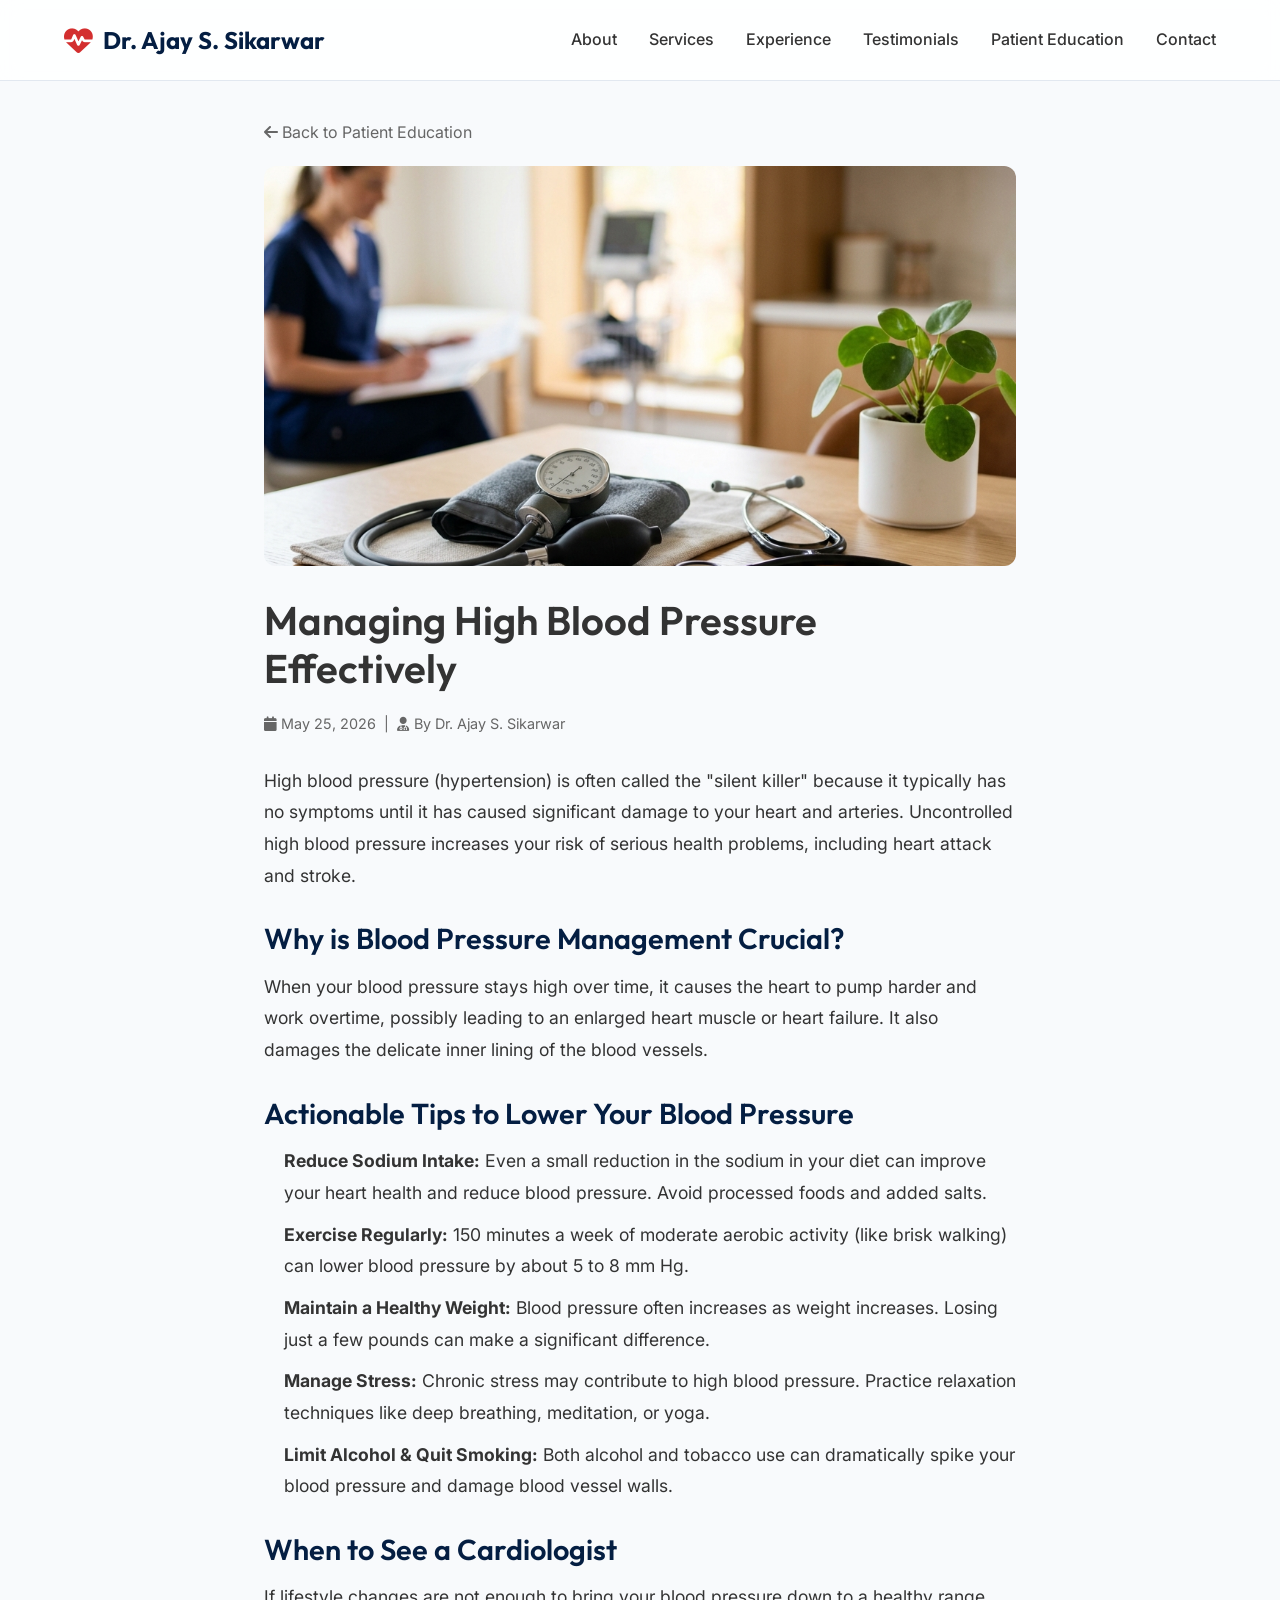
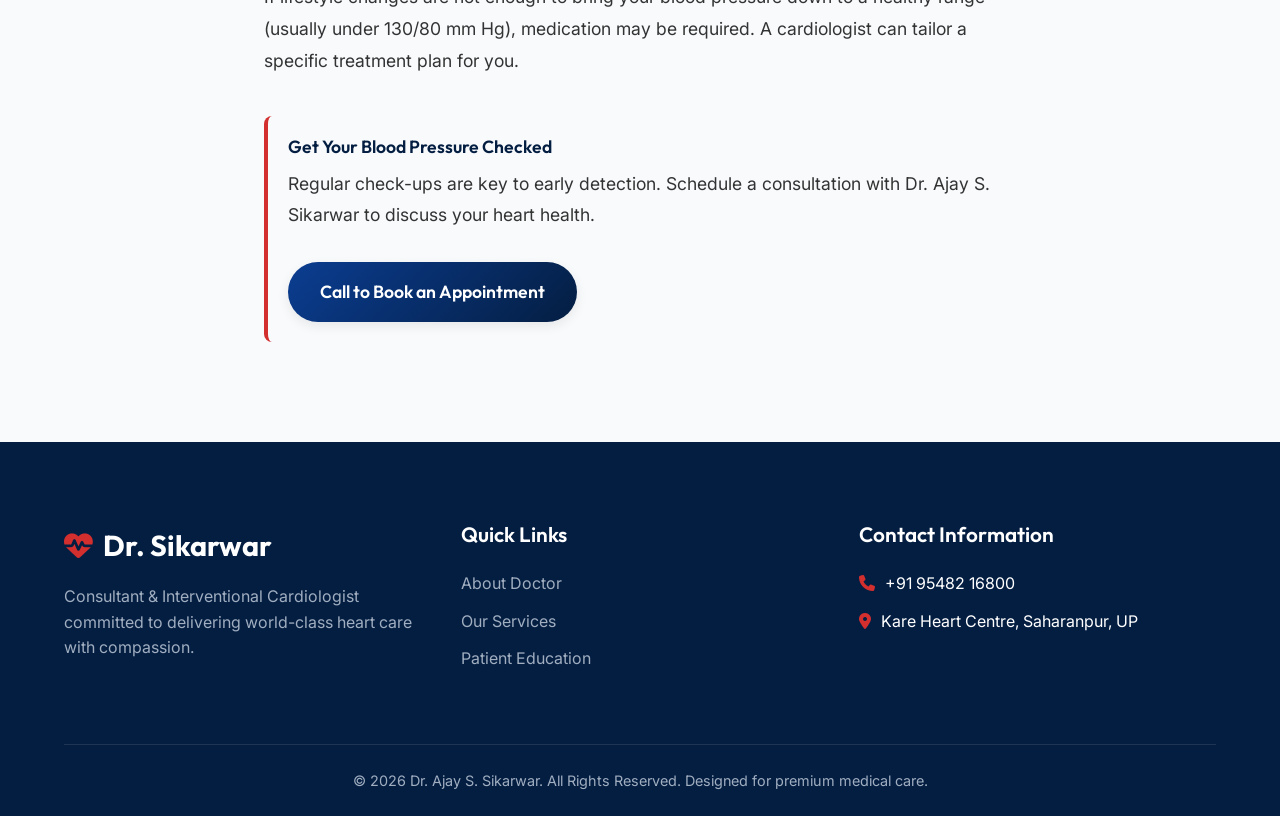
<file: managing-hypertension.html>
<!DOCTYPE html>
<html lang="en">
<head>
    <meta charset="UTF-8">
    <meta name="viewport" content="width=device-width, initial-scale=1.0">
    <title>Managing High Blood Pressure Effectively | Dr. Ajay S. Sikarwar</title>
    <meta name="description" content="Discover natural ways and expert medical advice to manage hypertension (high blood pressure) effectively. Protect your heart with these essential tips.">
    <meta name="keywords" content="Hypertension management, lower blood pressure, heart health tips, Dr. Ajay S. Sikarwar, cardiologist Saharanpur">
    
    <link rel="icon" type="image/svg+xml" href="assets/favicon.svg">
    <link rel="preconnect" href="https://fonts.googleapis.com">
    <link rel="preconnect" href="https://fonts.gstatic.com" crossorigin>
    <link href="https://fonts.googleapis.com/css2?family=Inter:wght@400;500;600&family=Outfit:wght@400;600;700&display=swap" rel="stylesheet">
    <link rel="stylesheet" href="https://cdnjs.cloudflare.com/ajax/libs/font-awesome/6.4.0/css/all.min.css">
    <link rel="stylesheet" href="styles.css">
</head>
<body>
    <!-- Header -->
    <header class="scrolled">
        <div class="container nav-container">
            <a href="index.html" class="logo">
                <i class="fa-solid fa-heart-pulse"></i> Dr. Ajay S. Sikarwar
            </a>
            <nav class="nav-links">
                <a href="index.html#about">About</a>
                <a href="index.html#services">Services</a>
                <a href="index.html#experience">Experience</a>
                <a href="index.html#testimonials">Testimonials</a>
                <a href="index.html#health-awareness">Patient Education</a>
                <a href="index.html#contact" class="text-blue font-weight-bold">Contact</a>
            </nav>
            <button class="mobile-menu-btn">
                <i class="fa-solid fa-bars"></i>
            </button>
        </div>
    </header>

    <!-- Blog Content -->
    <section class="section-padding" style="margin-top: 80px; padding-top: 40px;">
        <div class="container" style="max-width: 800px;">
            <a href="index.html#health-awareness" style="color: var(--text-muted); text-decoration: none; display: inline-block; margin-bottom: 20px;">
                <i class="fa-solid fa-arrow-left"></i> Back to Patient Education
            </a>
            <article>
                <img src="assets/blog_hypertension.png" alt="Hypertension Management" style="width: 100%; border-radius: 12px; margin-bottom: 30px; object-fit: cover; max-height: 400px;">
                
                <h1 style="font-size: 2.5rem; color: var(--text-dark); margin-bottom: 20px; font-family: var(--font-heading);">Managing High Blood Pressure Effectively</h1>
                
                <div style="color: var(--text-muted); margin-bottom: 30px; font-size: 0.9rem;">
                    <span><i class="fa-solid fa-calendar"></i> May 25, 2026</span> &nbsp;|&nbsp;
                    <span><i class="fa-solid fa-user-doctor"></i> By Dr. Ajay S. Sikarwar</span>
                </div>

                <div class="blog-text" style="font-size: 1.1rem; line-height: 1.8; color: var(--text-dark);">
                    <p style="margin-bottom: 20px;">High blood pressure (hypertension) is often called the "silent killer" because it typically has no symptoms until it has caused significant damage to your heart and arteries. Uncontrolled high blood pressure increases your risk of serious health problems, including heart attack and stroke.</p>

                    <h2 style="font-size: 1.8rem; margin: 30px 0 15px;">Why is Blood Pressure Management Crucial?</h2>
                    <p style="margin-bottom: 20px;">When your blood pressure stays high over time, it causes the heart to pump harder and work overtime, possibly leading to an enlarged heart muscle or heart failure. It also damages the delicate inner lining of the blood vessels.</p>

                    <h2 style="font-size: 1.8rem; margin: 30px 0 15px;">Actionable Tips to Lower Your Blood Pressure</h2>
                    <ul style="margin-bottom: 20px; padding-left: 20px;">
                        <li style="margin-bottom: 10px;"><strong>Reduce Sodium Intake:</strong> Even a small reduction in the sodium in your diet can improve your heart health and reduce blood pressure. Avoid processed foods and added salts.</li>
                        <li style="margin-bottom: 10px;"><strong>Exercise Regularly:</strong> 150 minutes a week of moderate aerobic activity (like brisk walking) can lower blood pressure by about 5 to 8 mm Hg.</li>
                        <li style="margin-bottom: 10px;"><strong>Maintain a Healthy Weight:</strong> Blood pressure often increases as weight increases. Losing just a few pounds can make a significant difference.</li>
                        <li style="margin-bottom: 10px;"><strong>Manage Stress:</strong> Chronic stress may contribute to high blood pressure. Practice relaxation techniques like deep breathing, meditation, or yoga.</li>
                        <li style="margin-bottom: 10px;"><strong>Limit Alcohol & Quit Smoking:</strong> Both alcohol and tobacco use can dramatically spike your blood pressure and damage blood vessel walls.</li>
                    </ul>

                    <h2 style="font-size: 1.8rem; margin: 30px 0 15px;">When to See a Cardiologist</h2>
                    <p style="margin-bottom: 20px;">If lifestyle changes are not enough to bring your blood pressure down to a healthy range (usually under 130/80 mm Hg), medication may be required. A cardiologist can tailor a specific treatment plan for you.</p>

                    <div style="background-color: var(--bg-gray); padding: 20px; border-radius: 8px; border-left: 4px solid var(--accent-red); margin-top: 40px;">
                        <h4 style="margin-bottom: 10px;">Get Your Blood Pressure Checked</h4>
                        <p style="margin-bottom: 0;">Regular check-ups are key to early detection. Schedule a consultation with Dr. Ajay S. Sikarwar to discuss your heart health.</p>
                        <br>
                        <a href="tel:+919548216800" class="btn btn-primary" style="display: inline-block;">Call to Book an Appointment</a>
                    </div>
                </div>
            </article>
        </div>
    </section>

    <!-- Footer -->
    <footer id="contact">
        <div class="container">
            <div class="footer-grid">
                <div class="footer-col">
                    <div class="footer-logo">
                        <i class="fa-solid fa-heart-pulse"></i> Dr. Sikarwar
                    </div>
                    <p>Consultant & Interventional Cardiologist committed to delivering world-class heart care with compassion.</p>
                </div>
                
                <div class="footer-col">
                    <h3>Quick Links</h3>
                    <ul class="footer-links">
                        <li><a href="index.html#about">About Doctor</a></li>
                        <li><a href="index.html#services">Our Services</a></li>
                        <li><a href="index.html#health-awareness">Patient Education</a></li>
                    </ul>
                </div>
                
                <div class="footer-col">
                    <h3>Contact Information</h3>
                    <ul class="footer-links">
                        <li style="display: flex; gap: 10px;">
                            <i class="fa-solid fa-phone" style="margin-top: 4px; color: var(--accent-red);"></i>
                            <span>+91 95482 16800</span>
                        </li>
                        <li style="display: flex; gap: 10px;">
                            <i class="fa-solid fa-location-dot" style="margin-top: 4px; color: var(--accent-red);"></i>
                            <span>Kare Heart Centre, Saharanpur, UP</span>
                        </li>
                    </ul>
                </div>
            </div>
            
            <div class="footer-bottom">
                <p>&copy; 2026 Dr. Ajay S. Sikarwar. All Rights Reserved. Designed for premium medical care.</p>
            </div>
        </div>
    </footer>

    <!-- Scripts -->
    <script src="script.js"></script>
</body>
</html>
</file>
<file: styles.css>
:root {
  --primary-blue: #0b3d91;
  --dark-blue: #041e42;
  --light-blue: #e6f0fa;
  --accent-red: #d32f2f;
  --text-main: #333333;
  --text-muted: #666666;
  --bg-white: #ffffff;
  --bg-gray: #f8fafc;
  --border-color: #e2e8f0;
  --glass-bg: rgba(255, 255, 255, 0.85);
  --glass-border: rgba(255, 255, 255, 0.3);
  --shadow-sm: 0 2px 4px rgba(0,0,0,0.05);
  --shadow-md: 0 4px 12px rgba(0,0,0,0.08);
  --shadow-lg: 0 12px 24px rgba(11, 61, 145, 0.15);
  --font-heading: 'Outfit', sans-serif;
  --font-body: 'Inter', sans-serif;
}

* {
  margin: 0;
  padding: 0;
  box-sizing: border-box;
}

html {
  scroll-behavior: smooth;
  font-size: 16px;
}

body {
  font-family: var(--font-body);
  color: var(--text-main);
  background-color: var(--bg-gray);
  line-height: 1.6;
  overflow-x: hidden;
}

h1, h2, h3, h4, h5, h6 {
  font-family: var(--font-heading);
  color: var(--dark-blue);
  font-weight: 600;
  line-height: 1.2;
}

a {
  text-decoration: none;
  color: inherit;
  transition: all 0.3s ease;
}

ul {
  list-style: none;
}

img {
  max-width: 100%;
  display: block;
}

.container {
  max-width: 1200px;
  margin: 0 auto;
  padding: 0 24px;
}

/* Utilities */
.text-center { text-align: center; }
.section-padding { padding: 100px 0; }
.text-blue { color: var(--primary-blue); }
.text-red { color: var(--accent-red); }

/* Buttons */
.btn {
  display: inline-block;
  padding: 14px 32px;
  border-radius: 50px;
  font-family: var(--font-heading);
  font-weight: 600;
  font-size: 1.1rem;
  cursor: pointer;
  transition: all 0.3s ease;
  border: none;
}

.btn-primary {
  background: linear-gradient(135deg, var(--primary-blue), var(--dark-blue));
  color: var(--bg-white);
  box-shadow: var(--shadow-md);
}

.btn-primary:hover {
  transform: translateY(-2px);
  box-shadow: var(--shadow-lg);
  color: var(--bg-white);
}

.btn-secondary {
  background-color: var(--bg-white);
  color: var(--primary-blue);
  border: 2px solid var(--primary-blue);
}

.btn-secondary:hover {
  background-color: var(--primary-blue);
  color: var(--bg-white);
}

.btn-whatsapp {
  background-color: #25D366;
  color: white;
  display: inline-flex;
  align-items: center;
  gap: 8px;
}

.btn-whatsapp:hover {
  background-color: #128C7E;
  transform: translateY(-2px);
}

/* Header & Navbar */
header {
  position: fixed;
  top: 0;
  width: 100%;
  z-index: 1000;
  background: var(--glass-bg);
  backdrop-filter: blur(10px);
  -webkit-backdrop-filter: blur(10px);
  border-bottom: 1px solid var(--border-color);
  transition: all 0.3s ease;
}

header.scrolled {
  box-shadow: var(--shadow-sm);
}

.nav-container {
  display: flex;
  justify-content: space-between;
  align-items: center;
  height: 80px;
}

.logo {
  font-family: var(--font-heading);
  font-size: 1.5rem;
  font-weight: 700;
  color: var(--dark-blue);
  display: flex;
  align-items: center;
  gap: 10px;
}

.logo i {
  color: var(--accent-red);
  font-size: 1.8rem;
}

.nav-links {
  display: flex;
  gap: 32px;
}

.nav-links a {
  font-weight: 500;
  color: var(--text-main);
  position: relative;
}

.nav-links a::after {
  content: '';
  position: absolute;
  bottom: -4px;
  left: 0;
  width: 0;
  height: 2px;
  background-color: var(--primary-blue);
  transition: width 0.3s ease;
}

.nav-links a:hover {
  color: var(--primary-blue);
}

.nav-links a:hover::after {
  width: 100%;
}

.mobile-menu-btn {
  display: none;
  font-size: 1.5rem;
  color: var(--dark-blue);
  cursor: pointer;
  background: none;
  border: none;
}

/* Hero Section */
.hero {
  padding-top: 140px;
  padding-bottom: 80px;
  background: linear-gradient(135deg, var(--bg-white) 0%, var(--light-blue) 100%);
  position: relative;
  overflow: hidden;
}

.hero::before {
  content: '';
  position: absolute;
  top: -20%;
  right: -10%;
  width: 600px;
  height: 600px;
  background: radial-gradient(circle, rgba(11,61,145,0.05) 0%, rgba(255,255,255,0) 70%);
  border-radius: 50%;
}

.hero-content {
  display: flex;
  align-items: center;
  gap: 60px;
}

.hero-text {
  flex: 1;
}

.hero-title {
  font-size: 3.5rem;
  margin-bottom: 24px;
}

.hero-title span {
  color: var(--primary-blue);
}

.hero-subtitle {
  font-size: 1.25rem;
  color: var(--text-muted);
  margin-bottom: 40px;
  max-width: 500px;
}

.hero-actions {
  display: flex;
  gap: 20px;
  margin-bottom: 40px;
}

.trust-badges {
  display: flex;
  gap: 24px;
  flex-wrap: wrap;
}

.badge {
  display: flex;
  align-items: center;
  gap: 10px;
  background: var(--bg-white);
  padding: 10px 20px;
  border-radius: 50px;
  box-shadow: var(--shadow-sm);
  font-size: 0.9rem;
  font-weight: 500;
}

.badge i {
  color: var(--primary-blue);
}

.hero-image {
  flex: 1;
  position: relative;
}

.hero-image img {
  border-radius: 20px;
  box-shadow: var(--shadow-lg);
  width: 100%;
  max-width: 500px;
  margin-left: auto;
  border: 8px solid var(--bg-white);
}

.floating-card {
  position: absolute;
  bottom: -20px;
  left: -20px;
  background: var(--glass-bg);
  backdrop-filter: blur(10px);
  padding: 20px;
  border-radius: 16px;
  box-shadow: var(--shadow-md);
  display: flex;
  align-items: center;
  gap: 16px;
  border: 1px solid var(--glass-border);
}

.floating-icon {
  width: 50px;
  height: 50px;
  background: var(--light-blue);
  border-radius: 50%;
  display: flex;
  align-items: center;
  justify-content: center;
  color: var(--primary-blue);
  font-size: 1.5rem;
}

/* Section Titles */
.section-title {
  text-align: center;
  margin-bottom: 60px;
}

.section-title h2 {
  font-size: 2.5rem;
  margin-bottom: 16px;
}

.section-title p {
  color: var(--text-muted);
  font-size: 1.1rem;
  max-width: 600px;
  margin: 0 auto;
}

/* About Section */
.about-content {
  display: flex;
  gap: 60px;
  align-items: center;
}

.about-image {
  flex: 1;
}

.about-image img {
  border-radius: 20px;
  box-shadow: var(--shadow-md);
}

.about-text {
  flex: 1;
}

.about-text h3 {
  font-size: 2rem;
  margin-bottom: 24px;
}

.about-text p {
  margin-bottom: 16px;
  font-size: 1.1rem;
}

.about-stats {
  display: grid;
  grid-template-columns: repeat(2, 1fr);
  gap: 24px;
  margin-top: 40px;
}

.stat-item {
  background: var(--bg-white);
  padding: 24px;
  border-radius: 12px;
  box-shadow: var(--shadow-sm);
  border-left: 4px solid var(--primary-blue);
}

.stat-number {
  font-size: 2rem;
  font-weight: 700;
  color: var(--primary-blue);
  margin-bottom: 8px;
  font-family: var(--font-heading);
}

.stat-label {
  color: var(--text-muted);
  font-weight: 500;
}

/* Services */
.services-section {
  background-color: var(--bg-white);
}

.services-grid {
  display: grid;
  grid-template-columns: repeat(auto-fit, minmax(280px, 1fr));
  gap: 30px;
}

.service-card {
  background: var(--bg-gray);
  padding: 40px 30px;
  border-radius: 16px;
  transition: all 0.3s ease;
  border: 1px solid transparent;
}

.service-card:hover {
  transform: translateY(-10px);
  background: var(--bg-white);
  box-shadow: var(--shadow-lg);
  border-color: var(--border-color);
}

.service-icon {
  width: 70px;
  height: 70px;
  background: var(--light-blue);
  border-radius: 50%;
  display: flex;
  align-items: center;
  justify-content: center;
  font-size: 2rem;
  color: var(--primary-blue);
  margin-bottom: 24px;
  transition: all 0.3s ease;
}

.service-card:hover .service-icon {
  background: var(--primary-blue);
  color: var(--bg-white);
}

.service-card h3 {
  font-size: 1.25rem;
  margin-bottom: 16px;
}

.service-card p {
  color: var(--text-muted);
  font-size: 0.95rem;
}

/* Timeline */
.timeline-section {
  background-color: var(--light-blue);
}

.timeline {
  max-width: 800px;
  margin: 0 auto;
  position: relative;
}

.timeline::before {
  content: '';
  position: absolute;
  left: 50%;
  transform: translateX(-50%);
  width: 2px;
  height: 100%;
  background-color: var(--primary-blue);
  opacity: 0.3;
}

.timeline-item {
  display: flex;
  justify-content: flex-end;
  padding-right: 50%;
  position: relative;
  margin-bottom: 40px;
}

.timeline-item:nth-child(even) {
  justify-content: flex-start;
  padding-right: 0;
  padding-left: 50%;
}

.timeline-content {
  width: 90%;
  background: var(--bg-white);
  padding: 30px;
  border-radius: 16px;
  box-shadow: var(--shadow-md);
  position: relative;
}

.timeline-item::after {
  content: '';
  position: absolute;
  top: 20px;
  left: 50%;
  transform: translateX(-50%);
  width: 20px;
  height: 20px;
  background-color: var(--bg-white);
  border: 4px solid var(--primary-blue);
  border-radius: 50%;
  z-index: 1;
}

.timeline-year {
  color: var(--accent-red);
  font-weight: 700;
  margin-bottom: 8px;
  display: block;
}

.timeline-title {
  font-size: 1.2rem;
  margin-bottom: 8px;
}

.timeline-inst {
  color: var(--text-muted);
}

/* Testimonials */
.testimonials-grid {
  display: grid;
  grid-template-columns: repeat(auto-fit, minmax(300px, 1fr));
  gap: 30px;
}

.testimonial-card {
  background: var(--bg-white);
  padding: 40px;
  border-radius: 16px;
  box-shadow: var(--shadow-md);
  position: relative;
}

.quote-icon {
  position: absolute;
  top: 30px;
  right: 30px;
  font-size: 3rem;
  color: var(--light-blue);
  opacity: 0.5;
}

.stars {
  color: #FFB800;
  margin-bottom: 20px;
}

.testimonial-text {
  font-size: 1rem;
  font-style: italic;
  margin-bottom: 24px;
  color: var(--text-main);
  line-height: 1.8;
}

.patient-info h4 {
  font-size: 1.1rem;
  margin-bottom: 4px;
}

.patient-info p {
  color: var(--text-muted);
  font-size: 0.9rem;
}

/* FAQ Section */
.faq-section {
  background-color: var(--bg-white);
}

.faq-container {
  max-width: 800px;
  margin: 0 auto;
}

.faq-item {
  border-bottom: 1px solid var(--border-color);
  padding: 24px 0;
}

.faq-question {
  display: flex;
  justify-content: space-between;
  align-items: center;
  cursor: pointer;
  font-family: var(--font-heading);
  font-size: 1.2rem;
  font-weight: 600;
  color: var(--dark-blue);
}

.faq-question i {
  color: var(--primary-blue);
  transition: transform 0.3s ease;
}

.faq-answer {
  max-height: 0;
  overflow: hidden;
  transition: max-height 0.4s ease;
  color: var(--text-muted);
}

.faq-answer p {
  padding-top: 16px;
}

.faq-item.active .faq-answer {
  max-height: 200px;
}

.faq-item.active .faq-question i {
  transform: rotate(180deg);
}

/* CTA / Appointment */
.cta-section {
  background: linear-gradient(135deg, var(--primary-blue), var(--dark-blue));
  color: var(--bg-white);
  text-align: center;
  padding: 80px 0;
}

.cta-section h2 {
  color: var(--bg-white);
  font-size: 2.5rem;
  margin-bottom: 24px;
}

.cta-section p {
  font-size: 1.1rem;
  margin-bottom: 40px;
  opacity: 0.9;
  max-width: 600px;
  margin-left: auto;
  margin-right: auto;
}

/* Footer */
footer {
  background-color: var(--dark-blue);
  color: var(--bg-white);
  padding: 80px 0 24px;
}

.footer-grid {
  display: grid;
  grid-template-columns: repeat(auto-fit, minmax(250px, 1fr));
  gap: 40px;
  margin-bottom: 60px;
}

.footer-col h3 {
  color: var(--bg-white);
  margin-bottom: 24px;
  font-size: 1.3rem;
}

.footer-logo {
  font-family: var(--font-heading);
  font-size: 1.8rem;
  font-weight: 700;
  margin-bottom: 16px;
  display: flex;
  align-items: center;
  gap: 10px;
}

.footer-logo i {
  color: var(--accent-red);
}

.footer-col p {
  color: #a0aec0;
  margin-bottom: 16px;
}

.footer-links li {
  margin-bottom: 12px;
}

.footer-links a {
  color: #a0aec0;
}

.footer-links a:hover {
  color: var(--bg-white);
}

.social-links {
  display: flex;
  gap: 16px;
  margin-top: 24px;
}

.social-links a {
  width: 40px;
  height: 40px;
  background-color: rgba(255,255,255,0.1);
  display: flex;
  align-items: center;
  justify-content: center;
  border-radius: 50%;
  color: var(--bg-white);
}

.social-links a:hover {
  background-color: var(--primary-blue);
}

.footer-bottom {
  text-align: center;
  padding-top: 24px;
  border-top: 1px solid rgba(255,255,255,0.1);
  color: #a0aec0;
  font-size: 0.9rem;
}

/* Animations */
.reveal {
  opacity: 0;
  transform: translateY(30px);
  transition: all 0.8s ease;
}

.reveal.active {
  opacity: 1;
  transform: translateY(0);
}

/* Floating WhatsApp Button */
.floating-whatsapp {
  position: fixed;
  bottom: 30px;
  right: 30px;
  width: 60px;
  height: 60px;
  background-color: #25D366;
  color: white;
  border-radius: 50%;
  display: flex;
  align-items: center;
  justify-content: center;
  font-size: 2rem;
  box-shadow: var(--shadow-lg);
  z-index: 1000;
  transition: all 0.3s ease;
}

.floating-whatsapp:hover {
  transform: scale(1.1);
  background-color: #128C7E;
}

/* Responsive */
@media (max-width: 992px) {
  .hero-content, .about-content {
    flex-direction: column;
    text-align: center;
  }
  
  .hero-actions {
    justify-content: center;
  }
  
  .trust-badges {
    justify-content: center;
  }
  
  .timeline::before {
    left: 0;
  }
  
  .timeline-item {
    justify-content: flex-start;
    padding-right: 0;
    padding-left: 40px;
  }
  
  .timeline-item:nth-child(even) {
    padding-left: 40px;
  }
  
  .timeline-item::after {
    left: 0;
    transform: translateX(-50%);
  }
  
  .timeline-content {
    width: 100%;
  }
}

@media (max-width: 768px) {
  .nav-links {
    display: none;
    position: absolute;
    top: 80px;
    left: 0;
    width: 100%;
    background: var(--bg-white);
    flex-direction: column;
    padding: 20px;
    box-shadow: var(--shadow-md);
  }
  
  .nav-links.active {
    display: flex;
  }
  
  .mobile-menu-btn {
    display: block;
  }
  
  .hero-title {
    font-size: 2.5rem;
  }
  
  .about-stats {
    grid-template-columns: 1fr;
  }
}
</file>
